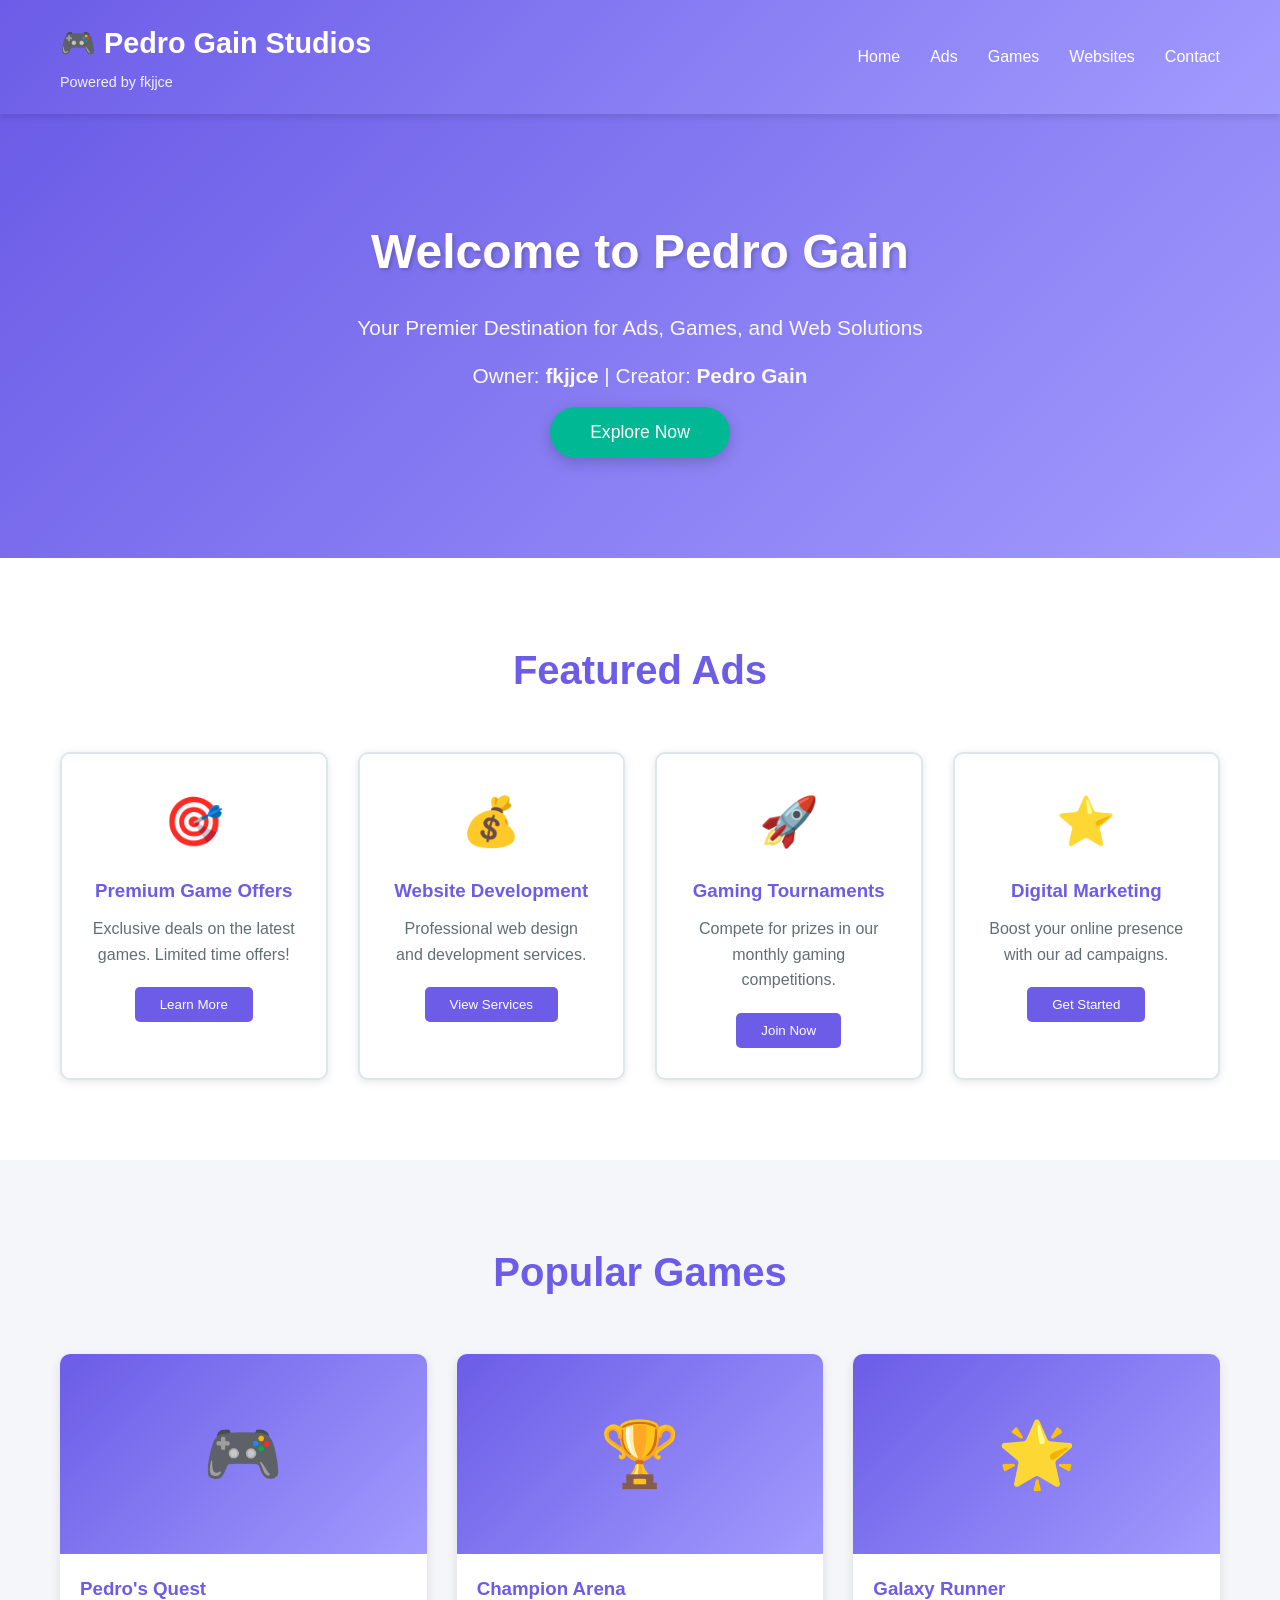
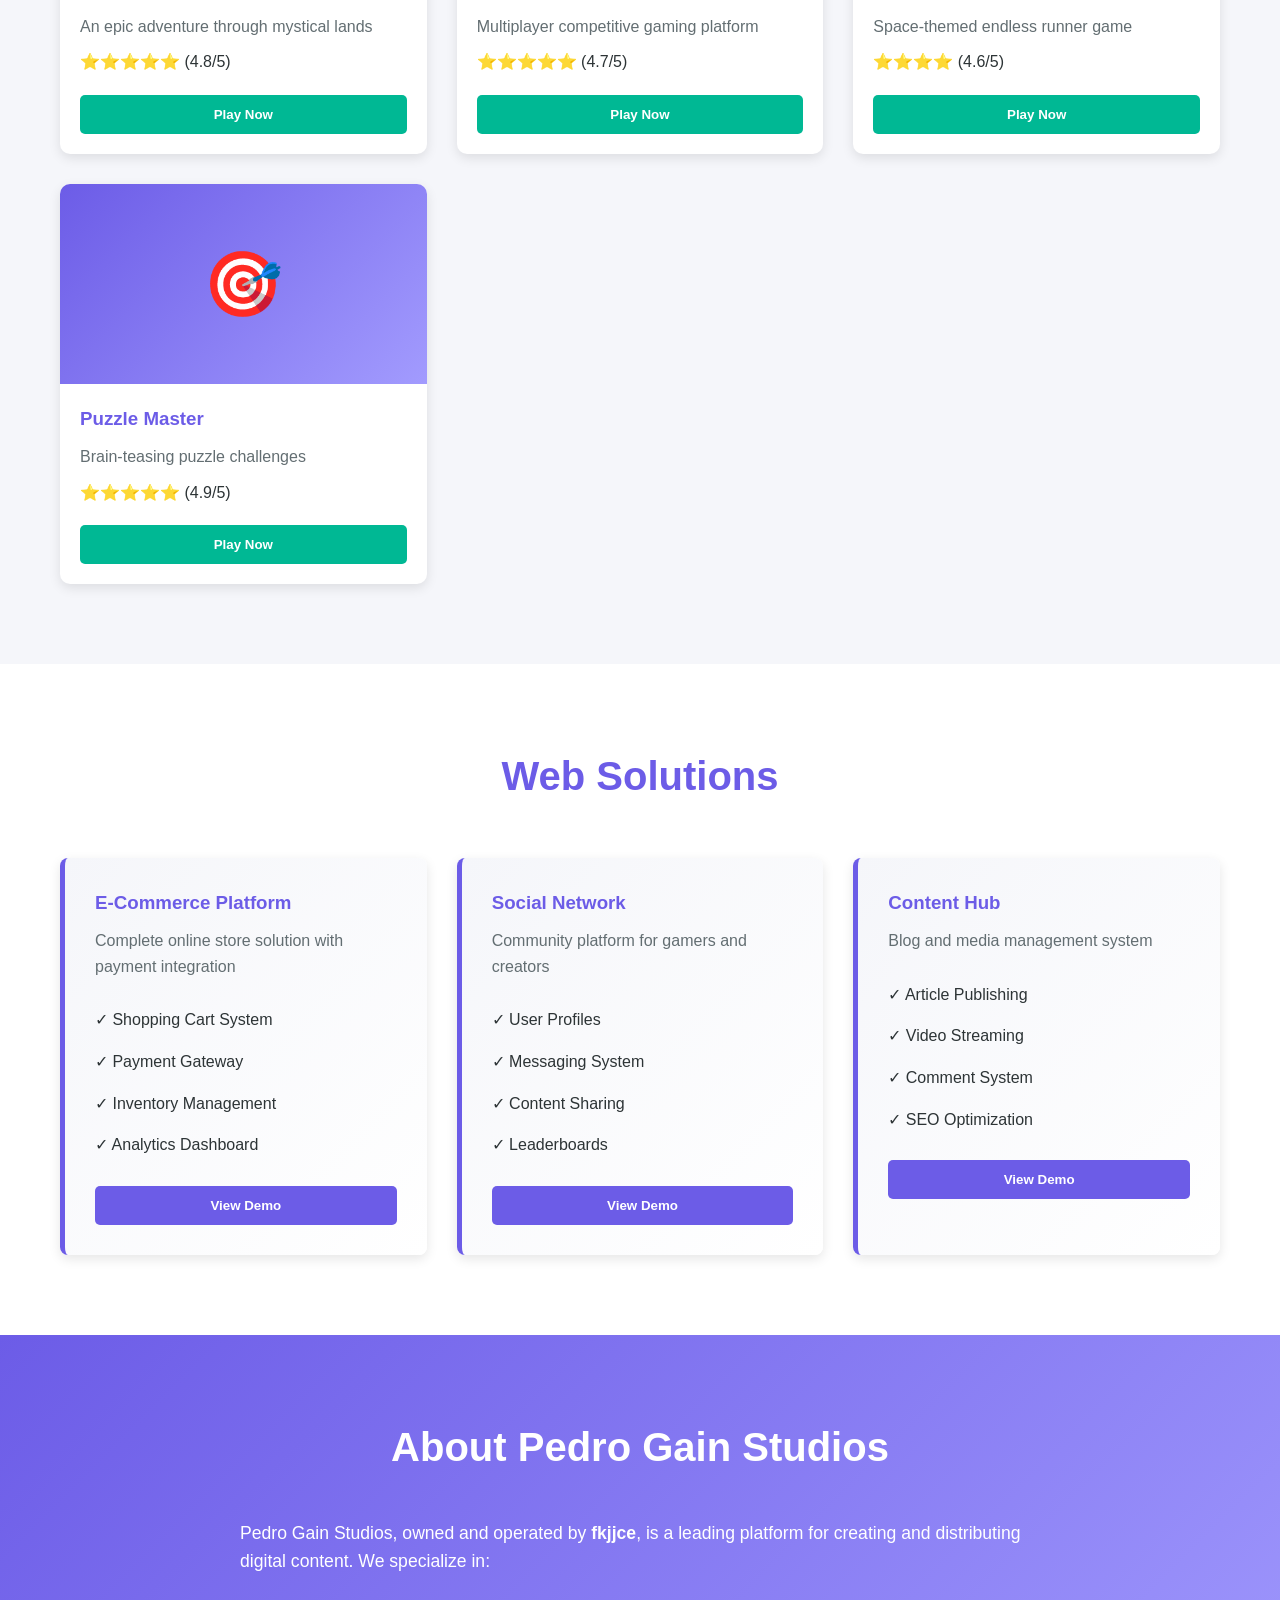
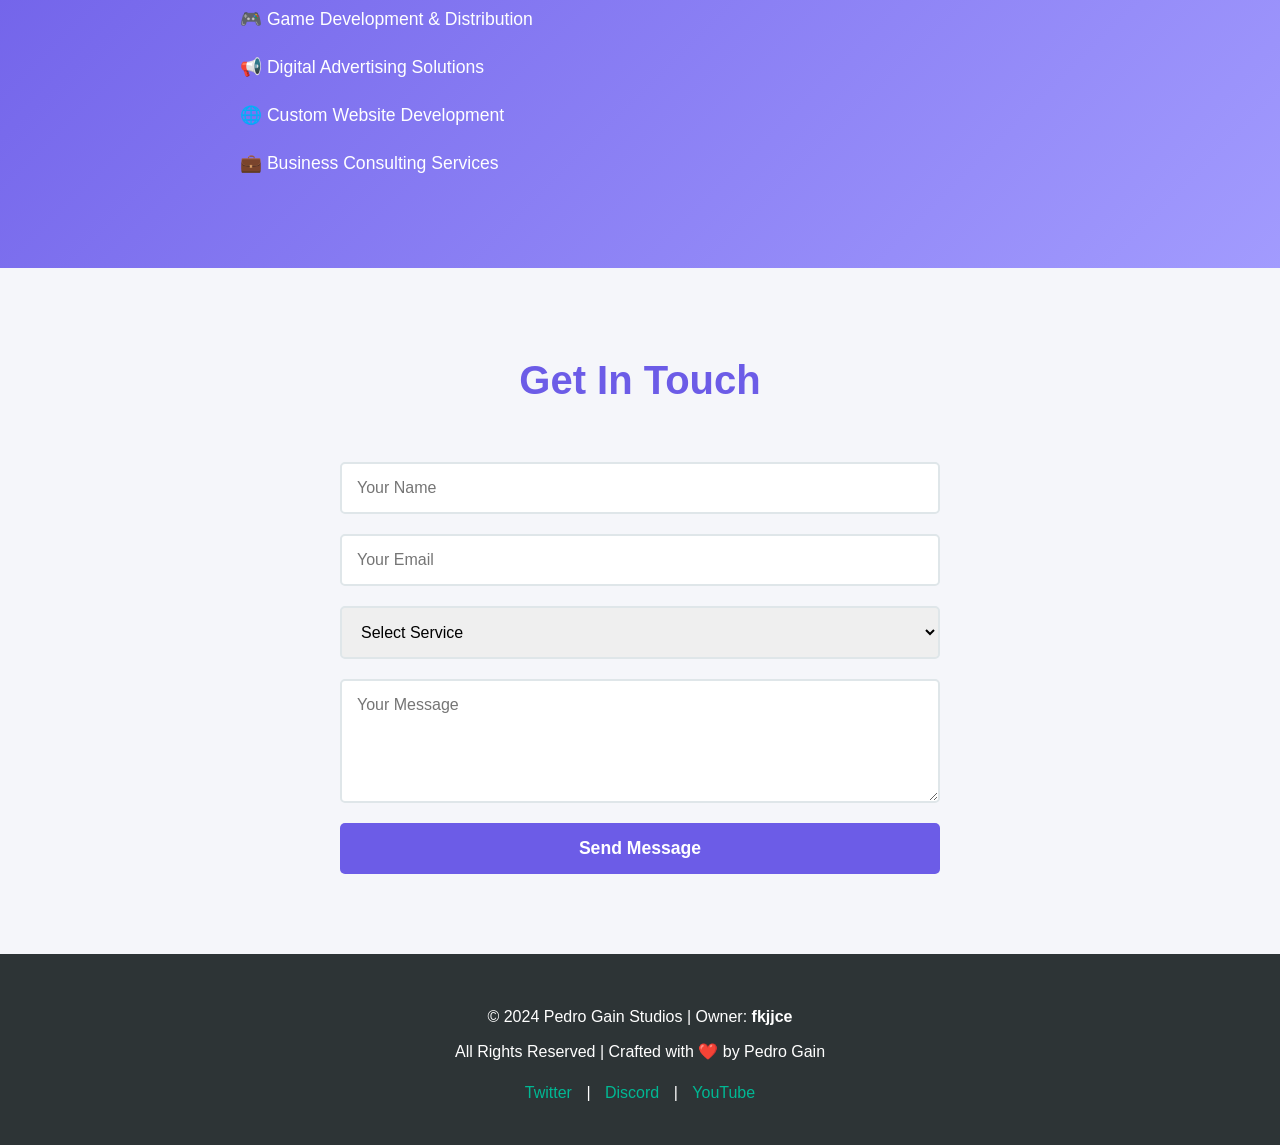
<file: index.html>
<!DOCTYPE html>
<html lang="en">
<head>
    <meta charset="UTF-8">
    <meta name="viewport" content="width=device-width, initial-scale=1.0">
    <title>Pedro Gain - Ads & Gaming Hub | fkjjce</title>
    <link rel="stylesheet" href="style.css">
</head>
<body>
    <!-- Navigation Bar -->
    <nav class="navbar">
        <div class="container">
            <div class="logo">
                <h1>🎮 Pedro Gain Studios</h1>
                <p class="owner">Powered by fkjjce</p>
            </div>
            <ul class="nav-links">
                <li><a href="#home">Home</a></li>
                <li><a href="#ads">Ads</a></li>
                <li><a href="#games">Games</a></li>
                <li><a href="#websites">Websites</a></li>
                <li><a href="#contact">Contact</a></li>
            </ul>
        </div>
    </nav>

    <!-- Hero Section -->
    <section id="home" class="hero">
        <div class="hero-content">
            <h1>Welcome to Pedro Gain</h1>
            <p>Your Premier Destination for Ads, Games, and Web Solutions</p>
            <p class="tagline">Owner: <strong>fkjjce</strong> | Creator: <strong>Pedro Gain</strong></p>
            <button class="cta-button">Explore Now</button>
        </div>
    </section>

    <!-- Ads Section -->
    <section id="ads" class="ads-section">
        <div class="container">
            <h2>Featured Ads</h2>
            <div class="ads-grid">
                <div class="ad-card">
                    <div class="ad-banner">🎯</div>
                    <h3>Premium Game Offers</h3>
                    <p>Exclusive deals on the latest games. Limited time offers!</p>
                    <button class="ad-button">Learn More</button>
                </div>
                <div class="ad-card">
                    <div class="ad-banner">💰</div>
                    <h3>Website Development</h3>
                    <p>Professional web design and development services.</p>
                    <button class="ad-button">View Services</button>
                </div>
                <div class="ad-card">
                    <div class="ad-banner">🚀</div>
                    <h3>Gaming Tournaments</h3>
                    <p>Compete for prizes in our monthly gaming competitions.</p>
                    <button class="ad-button">Join Now</button>
                </div>
                <div class="ad-card">
                    <div class="ad-banner">⭐</div>
                    <h3>Digital Marketing</h3>
                    <p>Boost your online presence with our ad campaigns.</p>
                    <button class="ad-button">Get Started</button>
                </div>
            </div>
        </div>
    </section>

    <!-- Games Section -->
    <section id="games" class="games-section">
        <div class="container">
            <h2>Popular Games</h2>
            <div class="games-grid">
                <div class="game-card">
                    <div class="game-image">🎮</div>
                    <h3>Pedro's Quest</h3>
                    <p>An epic adventure through mystical lands</p>
                    <div class="rating">⭐⭐⭐⭐⭐ (4.8/5)</div>
                    <button class="play-button">Play Now</button>
                </div>
                <div class="game-card">
                    <div class="game-image">🏆</div>
                    <h3>Champion Arena</h3>
                    <p>Multiplayer competitive gaming platform</p>
                    <div class="rating">⭐⭐⭐⭐⭐ (4.7/5)</div>
                    <button class="play-button">Play Now</button>
                </div>
                <div class="game-card">
                    <div class="game-image">🌟</div>
                    <h3>Galaxy Runner</h3>
                    <p>Space-themed endless runner game</p>
                    <div class="rating">⭐⭐⭐⭐ (4.6/5)</div>
                    <button class="play-button">Play Now</button>
                </div>
                <div class="game-card">
                    <div class="game-image">🎯</div>
                    <h3>Puzzle Master</h3>
                    <p>Brain-teasing puzzle challenges</p>
                    <div class="rating">⭐⭐⭐⭐⭐ (4.9/5)</div>
                    <button class="play-button">Play Now</button>
                </div>
            </div>
        </div>
    </section>

    <!-- Websites Section -->
    <section id="websites" class="websites-section">
        <div class="container">
            <h2>Web Solutions</h2>
            <div class="websites-grid">
                <div class="website-card">
                    <h3>E-Commerce Platform</h3>
                    <p>Complete online store solution with payment integration</p>
                    <ul>
                        <li>✓ Shopping Cart System</li>
                        <li>✓ Payment Gateway</li>
                        <li>✓ Inventory Management</li>
                        <li>✓ Analytics Dashboard</li>
                    </ul>
                    <button class="website-button">View Demo</button>
                </div>
                <div class="website-card">
                    <h3>Social Network</h3>
                    <p>Community platform for gamers and creators</p>
                    <ul>
                        <li>✓ User Profiles</li>
                        <li>✓ Messaging System</li>
                        <li>✓ Content Sharing</li>
                        <li>✓ Leaderboards</li>
                    </ul>
                    <button class="website-button">View Demo</button>
                </div>
                <div class="website-card">
                    <h3>Content Hub</h3>
                    <p>Blog and media management system</p>
                    <ul>
                        <li>✓ Article Publishing</li>
                        <li>✓ Video Streaming</li>
                        <li>✓ Comment System</li>
                        <li>✓ SEO Optimization</li>
                    </ul>
                    <button class="website-button">View Demo</button>
                </div>
            </div>
        </div>
    </section>

    <!-- About Section -->
    <section class="about-section">
        <div class="container">
            <h2>About Pedro Gain Studios</h2>
            <div class="about-content">
                <div class="about-text">
                    <p>Pedro Gain Studios, owned and operated by <strong>fkjjce</strong>, is a leading platform for creating and distributing digital content. We specialize in:</p>
                    <ul>
                        <li>🎮 Game Development & Distribution</li>
                        <li>📢 Digital Advertising Solutions</li>
                        <li>🌐 Custom Website Development</li>
                        <li>💼 Business Consulting Services</li>
                    </ul>
                </div>
            </div>
        </div>
    </section>

    <!-- Contact Section -->
    <section id="contact" class="contact-section">
        <div class="container">
            <h2>Get In Touch</h2>
            <form class="contact-form">
                <input type="text" placeholder="Your Name" required>
                <input type="email" placeholder="Your Email" required>
                <select required>
                    <option value="">Select Service</option>
                    <option value="ads">Advertising</option>
                    <option value="games">Games</option>
                    <option value="websites">Websites</option>
                    <option value="other">Other</option>
                </select>
                <textarea placeholder="Your Message" rows="5" required></textarea>
                <button type="submit" class="submit-button">Send Message</button>
            </form>
        </div>
    </section>

    <!-- Footer -->
    <footer class="footer">
        <div class="container">
            <p>&copy; 2024 Pedro Gain Studios | Owner: <strong>fkjjce</strong></p>
            <p>All Rights Reserved | Crafted with ❤️ by Pedro Gain</p>
            <div class="social-links">
                <a href="#">Twitter</a> | 
                <a href="#">Discord</a> | 
                <a href="#">YouTube</a>
            </div>
        </div>
    </footer>

    <script src="script.js"></script>
</body>
</html>
</file>
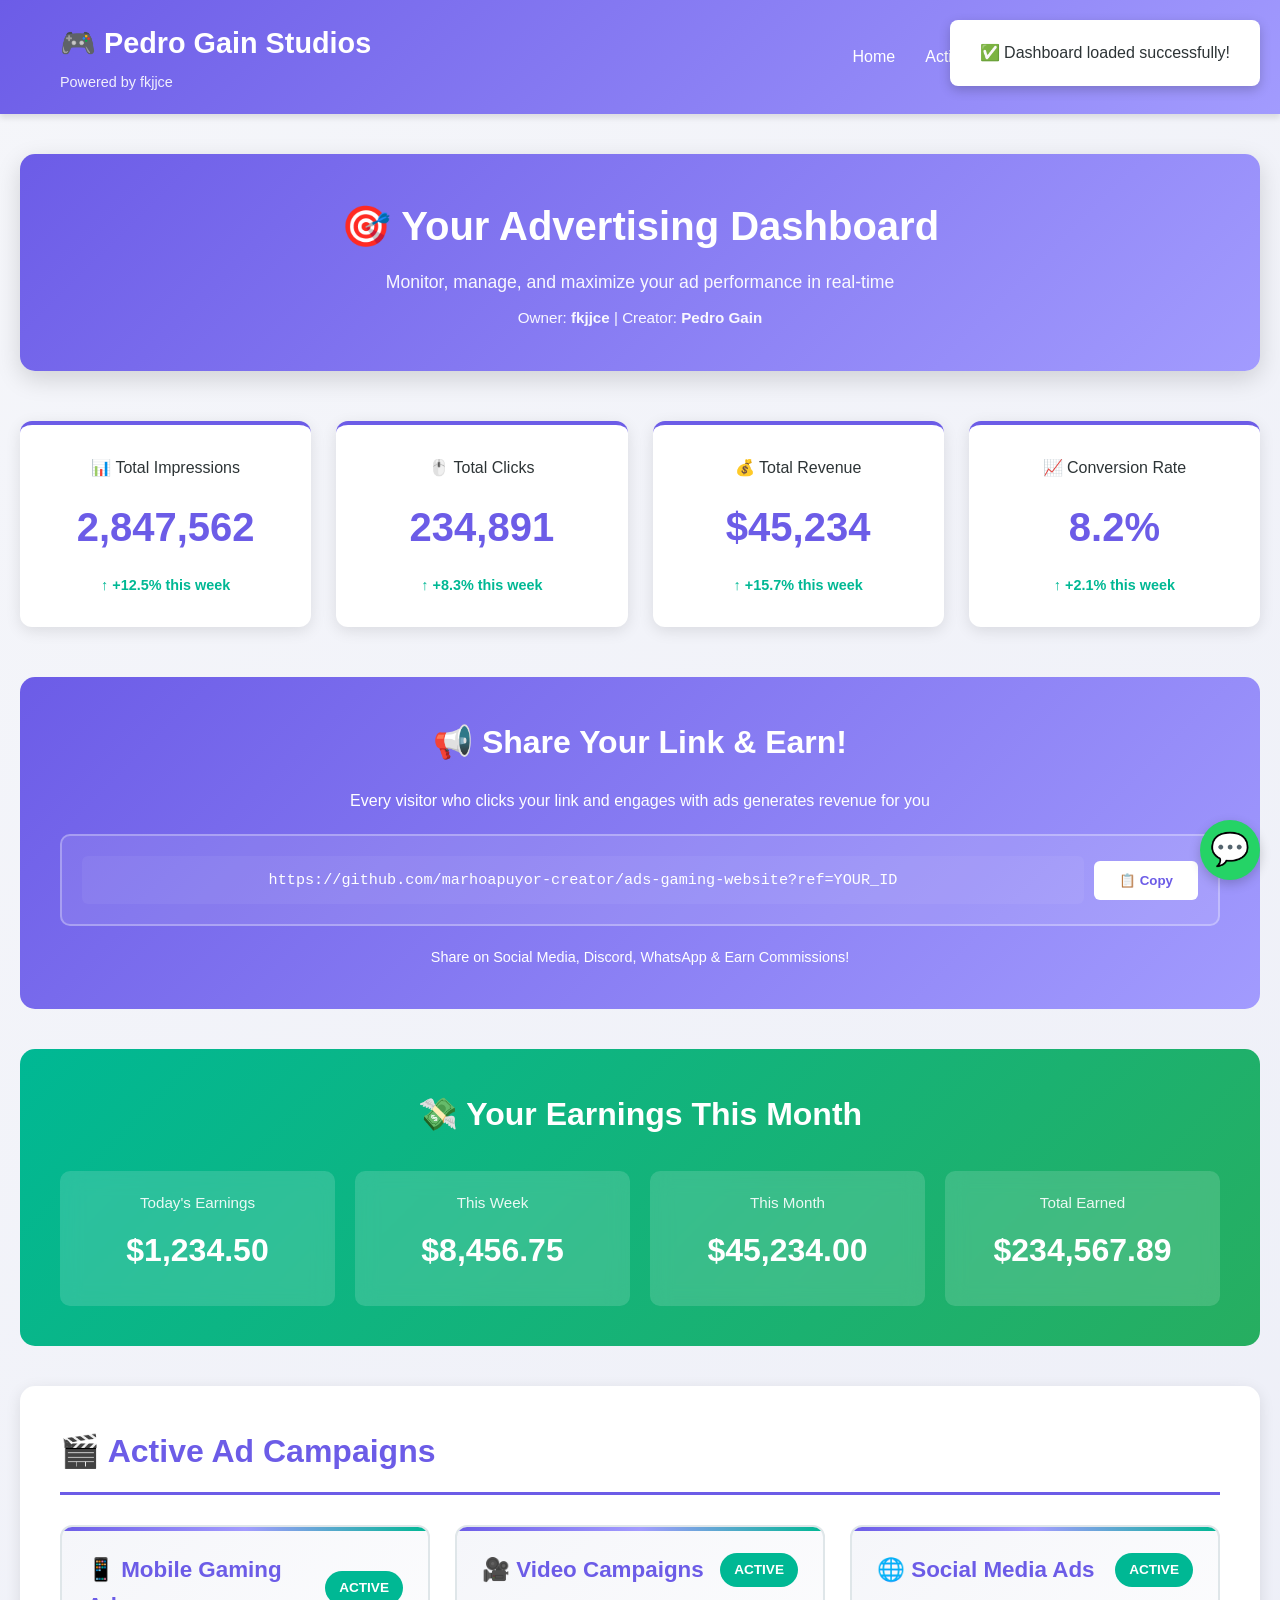
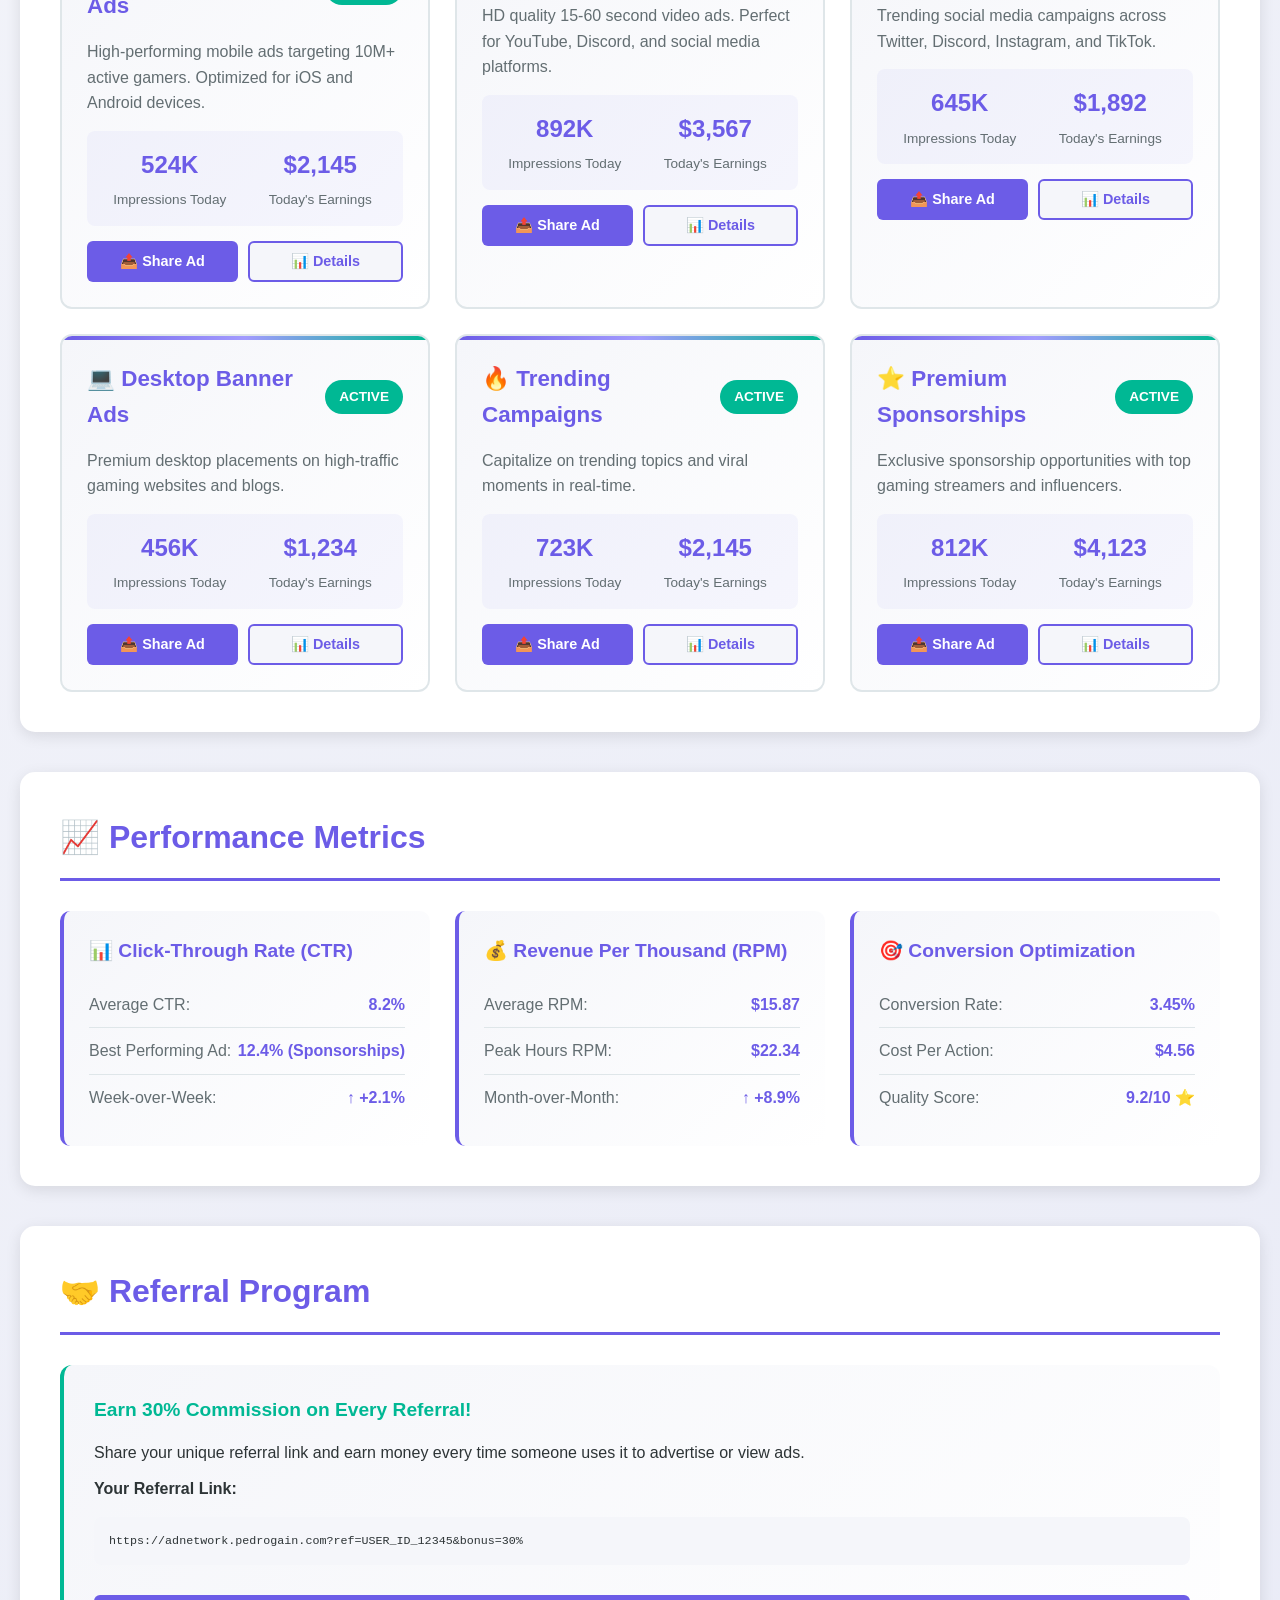
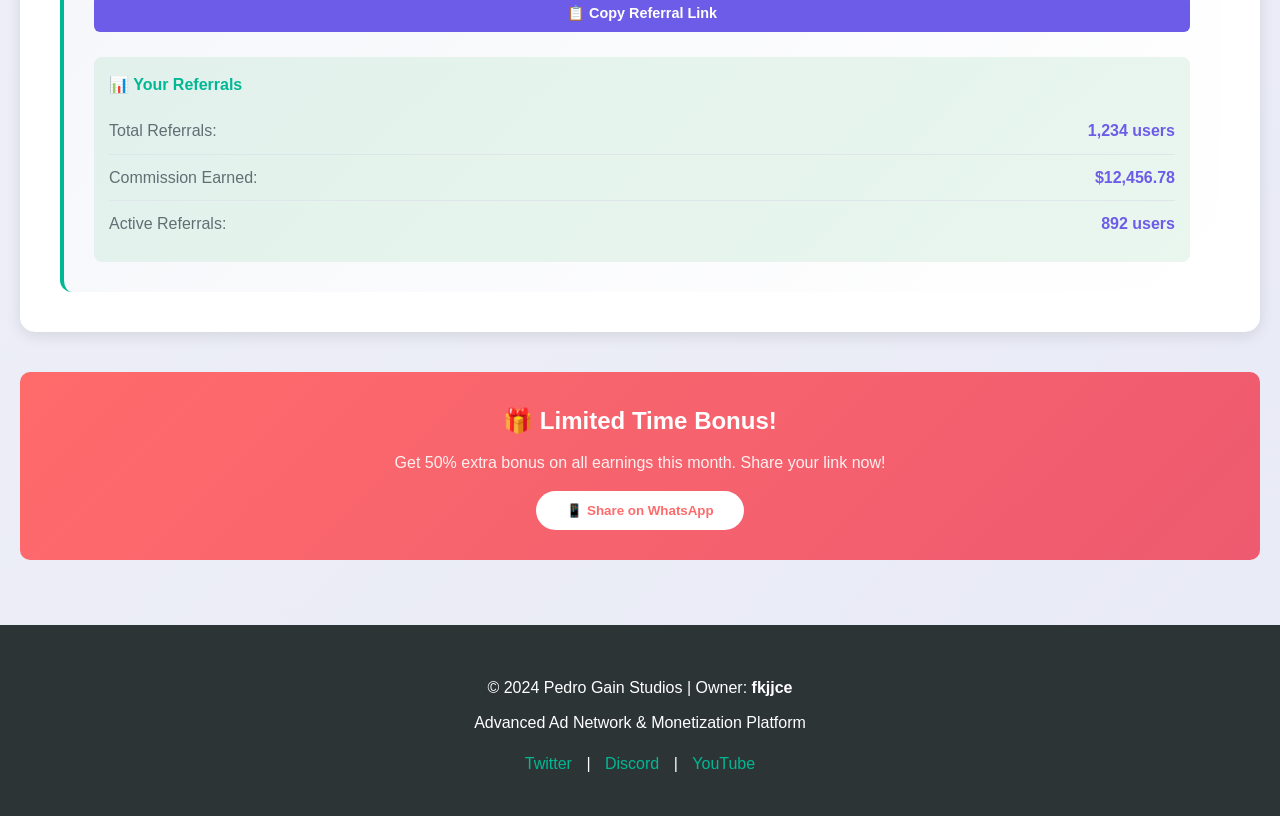
<file: ads/ad-dashboard.html>
<!DOCTYPE html>
<html lang="en">
<head>
    <meta charset="UTF-8">
    <meta name="viewport" content="width=device-width, initial-scale=1.0">
    <title>Interactive Ad Dashboard | Pedro Gain Studios</title>
    <link rel="stylesheet" href="../style.css">
    <style>
        * {
            margin: 0;
            padding: 0;
            box-sizing: border-box;
        }

        body {
            background: linear-gradient(135deg, #f5f6fa 0%, #e8eaf6 100%);
            font-family: 'Segoe UI', Tahoma, Geneva, Verdana, sans-serif;
        }

        .ad-dashboard {
            max-width: 1400px;
            margin: 0 auto;
            padding: 40px 20px;
        }

        .dashboard-header {
            text-align: center;
            margin-bottom: 50px;
            background: linear-gradient(135deg, var(--primary-color) 0%, var(--secondary-color) 100%);
            color: white;
            padding: 40px 20px;
            border-radius: 15px;
            box-shadow: 0 8px 25px rgba(0, 0, 0, 0.15);
        }

        .dashboard-header h1 {
            font-size: 2.5em;
            margin-bottom: 10px;
        }

        .dashboard-header p {
            font-size: 1.1em;
            opacity: 0.95;
        }

        .stats-grid {
            display: grid;
            grid-template-columns: repeat(auto-fit, minmax(250px, 1fr));
            gap: 25px;
            margin-bottom: 50px;
        }

        .stat-card {
            background: white;
            padding: 30px;
            border-radius: 12px;
            box-shadow: 0 4px 15px rgba(0, 0, 0, 0.1);
            text-align: center;
            transition: all 0.3s;
            border-top: 4px solid var(--primary-color);
        }

        .stat-card:hover {
            transform: translateY(-8px);
            box-shadow: 0 8px 25px rgba(0, 0, 0, 0.15);
        }

        .stat-value {
            font-size: 2.5em;
            font-weight: bold;
            color: var(--primary-color);
            margin: 15px 0;
        }

        .stat-label {
            color: var(--text-light);
            font-size: 0.95em;
        }

        .stat-trend {
            color: var(--accent-color);
            font-size: 0.9em;
            margin-top: 10px;
            font-weight: 600;
        }

        .active-ads-section {
            background: white;
            padding: 40px;
            border-radius: 15px;
            box-shadow: 0 4px 15px rgba(0, 0, 0, 0.1);
            margin-bottom: 40px;
        }

        .section-title {
            font-size: 2em;
            color: var(--primary-color);
            margin-bottom: 30px;
            border-bottom: 3px solid var(--primary-color);
            padding-bottom: 15px;
        }

        .ads-list {
            display: grid;
            grid-template-columns: repeat(auto-fit, minmax(320px, 1fr));
            gap: 25px;
        }

        .ad-card-active {
            background: linear-gradient(135deg, #f5f6fa 0%, white 100%);
            border: 2px solid var(--border-color);
            border-radius: 12px;
            padding: 25px;
            transition: all 0.3s;
            position: relative;
            overflow: hidden;
        }

        .ad-card-active:hover {
            border-color: var(--primary-color);
            box-shadow: 0 8px 20px rgba(108, 92, 231, 0.2);
            transform: translateY(-5px);
        }

        .ad-card-active::before {
            content: '';
            position: absolute;
            top: 0;
            left: 0;
            width: 100%;
            height: 4px;
            background: linear-gradient(90deg, var(--primary-color), var(--secondary-color), var(--accent-color));
        }

        .ad-header {
            display: flex;
            justify-content: space-between;
            align-items: center;
            margin-bottom: 15px;
        }

        .ad-title {
            font-size: 1.4em;
            color: var(--primary-color);
            font-weight: 600;
        }

        .ad-status {
            background: var(--accent-color);
            color: white;
            padding: 6px 14px;
            border-radius: 20px;
            font-size: 0.85em;
            font-weight: 600;
        }

        .ad-description {
            color: var(--text-light);
            margin-bottom: 15px;
            line-height: 1.6;
        }

        .ad-stats {
            display: grid;
            grid-template-columns: 1fr 1fr;
            gap: 15px;
            margin-bottom: 15px;
            padding: 15px;
            background: rgba(108, 92, 231, 0.05);
            border-radius: 8px;
        }

        .ad-stat {
            text-align: center;
        }

        .ad-stat-value {
            font-size: 1.5em;
            font-weight: bold;
            color: var(--primary-color);
        }

        .ad-stat-label {
            font-size: 0.85em;
            color: var(--text-light);
            margin-top: 5px;
        }

        .ad-actions {
            display: flex;
            gap: 10px;
            margin-top: 15px;
        }

        .ad-btn {
            flex: 1;
            padding: 10px 15px;
            border: none;
            border-radius: 6px;
            cursor: pointer;
            font-weight: 600;
            font-size: 0.9em;
            transition: all 0.3s;
        }

        .ad-btn-primary {
            background: var(--primary-color);
            color: white;
        }

        .ad-btn-primary:hover {
            background: var(--secondary-color);
            transform: translateY(-2px);
        }

        .ad-btn-secondary {
            background: var(--light-bg);
            color: var(--primary-color);
            border: 2px solid var(--primary-color);
        }

        .ad-btn-secondary:hover {
            background: var(--primary-color);
            color: white;
        }

        .copy-link-section {
            background: linear-gradient(135deg, var(--primary-color) 0%, var(--secondary-color) 100%);
            color: white;
            padding: 40px;
            border-radius: 15px;
            margin-bottom: 40px;
            text-align: center;
        }

        .copy-link-section h2 {
            font-size: 2em;
            margin-bottom: 20px;
        }

        .link-box {
            background: rgba(255, 255, 255, 0.1);
            border: 2px solid rgba(255, 255, 255, 0.3);
            padding: 20px;
            border-radius: 10px;
            margin: 20px 0;
            display: flex;
            gap: 10px;
            align-items: center;
        }

        .link-text {
            flex: 1;
            background: rgba(255, 255, 255, 0.05);
            padding: 12px 15px;
            border-radius: 6px;
            word-break: break-all;
            font-family: 'Courier New', monospace;
            font-size: 0.95em;
        }

        .copy-btn {
            background: white;
            color: var(--primary-color);
            border: none;
            padding: 12px 25px;
            border-radius: 6px;
            cursor: pointer;
            font-weight: 600;
            transition: all 0.3s;
            white-space: nowrap;
        }

        .copy-btn:hover {
            transform: scale(1.05);
            box-shadow: 0 4px 15px rgba(0, 0, 0, 0.2);
        }

        .performance-section {
            background: white;
            padding: 40px;
            border-radius: 15px;
            box-shadow: 0 4px 15px rgba(0, 0, 0, 0.1);
            margin-bottom: 40px;
        }

        .performance-grid {
            display: grid;
            grid-template-columns: repeat(auto-fit, minmax(280px, 1fr));
            gap: 25px;
            margin-top: 30px;
        }

        .performance-card {
            background: linear-gradient(135deg, #f5f6fa 0%, white 100%);
            padding: 25px;
            border-radius: 10px;
            border-left: 4px solid var(--primary-color);
        }

        .performance-card h4 {
            color: var(--primary-color);
            margin-bottom: 15px;
            font-size: 1.2em;
        }

        .performance-metric {
            display: flex;
            justify-content: space-between;
            padding: 10px 0;
            border-bottom: 1px solid var(--border-color);
        }

        .performance-metric:last-child {
            border-bottom: none;
        }

        .metric-label {
            color: var(--text-light);
            font-weight: 500;
        }

        .metric-value {
            color: var(--primary-color);
            font-weight: 600;
        }

        .banner-ad {
            background: linear-gradient(135deg, #ff6b6b 0%, #ee5a6f 100%);
            color: white;
            padding: 30px;
            border-radius: 10px;
            margin-bottom: 25px;
            text-align: center;
        }

        .banner-ad h4 {
            font-size: 1.5em;
            margin-bottom: 10px;
        }

        .banner-ad p {
            font-size: 1em;
            opacity: 0.9;
            margin-bottom: 15px;
        }

        .banner-ad button {
            background: white;
            color: #ff6b6b;
            border: none;
            padding: 12px 30px;
            border-radius: 25px;
            cursor: pointer;
            font-weight: 600;
            transition: all 0.3s;
        }

        .banner-ad button:hover {
            transform: scale(1.05);
        }

        .earnings-tracker {
            background: linear-gradient(135deg, var(--accent-color) 0%, #27ae60 100%);
            color: white;
            padding: 40px;
            border-radius: 15px;
            margin-bottom: 40px;
            text-align: center;
        }

        .earnings-tracker h2 {
            font-size: 2em;
            margin-bottom: 20px;
        }

        .earnings-grid {
            display: grid;
            grid-template-columns: repeat(auto-fit, minmax(200px, 1fr));
            gap: 20px;
            margin-top: 30px;
        }

        .earnings-card {
            background: rgba(255, 255, 255, 0.15);
            padding: 20px;
            border-radius: 10px;
            backdrop-filter: blur(10px);
        }

        .earnings-amount {
            font-size: 2em;
            font-weight: bold;
            margin: 10px 0;
        }

        .earnings-label {
            font-size: 0.95em;
            opacity: 0.9;
        }

        .referral-program {
            background: white;
            padding: 40px;
            border-radius: 15px;
            box-shadow: 0 4px 15px rgba(0, 0, 0, 0.1);
            margin-bottom: 40px;
        }

        .referral-box {
            background: linear-gradient(135deg, #f5f6fa 0%, white 100%);
            padding: 30px;
            border-radius: 12px;
            border-left: 4px solid var(--accent-color);
            margin-top: 20px;
        }

        .referral-box h4 {
            color: var(--accent-color);
            margin-bottom: 15px;
            font-size: 1.2em;
        }

        .referral-link {
            background: var(--light-bg);
            padding: 15px;
            border-radius: 8px;
            margin: 15px 0;
            word-break: break-all;
            font-family: monospace;
            font-size: 0.9em;
        }

        .whatsapp-float {
            position: fixed;
            bottom: 20px;
            right: 20px;
            background: #25D366;
            color: white;
            width: 60px;
            height: 60px;
            border-radius: 50%;
            display: flex;
            align-items: center;
            justify-content: center;
            font-size: 2em;
            cursor: pointer;
            box-shadow: 0 4px 12px rgba(0, 0, 0, 0.2);
            transition: all 0.3s;
            z-index: 999;
        }

        .whatsapp-float:hover {
            transform: scale(1.1);
            box-shadow: 0 6px 20px rgba(0, 0, 0, 0.3);
        }

        .notification {
            position: fixed;
            top: 20px;
            right: 20px;
            background: white;
            padding: 20px 30px;
            border-radius: 8px;
            box-shadow: 0 4px 12px rgba(0, 0, 0, 0.2);
            z-index: 1000;
            animation: slideIn 0.3s ease-out;
        }

        @keyframes slideIn {
            from {
                transform: translateX(400px);
                opacity: 0;
            }
            to {
                transform: translateX(0);
                opacity: 1;
            }
        }
    </style>
</head>
<body>
    <nav class="navbar">
        <div class="container">
            <div class="logo">
                <h1>🎮 Pedro Gain Studios</h1>
                <p class="owner">Powered by fkjjce</p>
            </div>
            <ul class="nav-links">
                <li><a href="../index.html">Home</a></li>
                <li><a href="#ads">Active Ads</a></li>
                <li><a href="#earnings">Earnings</a></li>
                <li><a href="#referral">Refer Friends</a></li>
            </ul>
        </div>
    </nav>

    <div class="ad-dashboard">
        <!-- Dashboard Header -->
        <div class="dashboard-header">
            <h1>🎯 Your Advertising Dashboard</h1>
            <p>Monitor, manage, and maximize your ad performance in real-time</p>
            <p style="font-size: 0.95em; margin-top: 10px;">Owner: <strong>fkjjce</strong> | Creator: <strong>Pedro Gain</strong></p>
        </div>

        <!-- Real-time Stats -->
        <div class="stats-grid">
            <div class="stat-card">
                <div>📊 Total Impressions</div>
                <div class="stat-value" id="impressions">2,847,562</div>
                <div class="stat-trend">↑ +12.5% this week</div>
            </div>
            <div class="stat-card">
                <div>🖱️ Total Clicks</div>
                <div class="stat-value" id="clicks">234,891</div>
                <div class="stat-trend">↑ +8.3% this week</div>
            </div>
            <div class="stat-card">
                <div>💰 Total Revenue</div>
                <div class="stat-value" id="revenue">$45,234</div>
                <div class="stat-trend">↑ +15.7% this week</div>
            </div>
            <div class="stat-card">
                <div>📈 Conversion Rate</div>
                <div class="stat-value" id="ctr">8.2%</div>
                <div class="stat-trend">↑ +2.1% this week</div>
            </div>
        </div>

        <!-- Copy Your Referral Link -->
        <div class="copy-link-section">
            <h2>📢 Share Your Link & Earn!</h2>
            <p>Every visitor who clicks your link and engages with ads generates revenue for you</p>
            <div class="link-box">
                <div class="link-text" id="refLink">https://github.com/marhoapuyor-creator/ads-gaming-website?ref=YOUR_ID</div>
                <button class="copy-btn" onclick="copyLink()">📋 Copy</button>
            </div>
            <p style="margin-top: 15px; font-size: 0.9em;">Share on Social Media, Discord, WhatsApp & Earn Commissions!</p>
        </div>

        <!-- Earnings Tracker -->
        <div class="earnings-tracker">
            <h2>💸 Your Earnings This Month</h2>
            <div class="earnings-grid">
                <div class="earnings-card">
                    <div class="earnings-label">Today's Earnings</div>
                    <div class="earnings-amount">$1,234.50</div>
                </div>
                <div class="earnings-card">
                    <div class="earnings-label">This Week</div>
                    <div class="earnings-amount">$8,456.75</div>
                </div>
                <div class="earnings-card">
                    <div class="earnings-label">This Month</div>
                    <div class="earnings-amount">$45,234.00</div>
                </div>
                <div class="earnings-card">
                    <div class="earnings-label">Total Earned</div>
                    <div class="earnings-amount">$234,567.89</div>
                </div>
            </div>
        </div>

        <!-- Active Ads Section -->
        <div id="ads" class="active-ads-section">
            <h2 class="section-title">🎬 Active Ad Campaigns</h2>
            <div class="ads-list">
                <!-- Ad 1: Mobile Gaming -->
                <div class="ad-card-active">
                    <div class="ad-header">
                        <div class="ad-title">📱 Mobile Gaming Ads</div>
                        <div class="ad-status">ACTIVE</div>
                    </div>
                    <p class="ad-description">High-performing mobile ads targeting 10M+ active gamers. Optimized for iOS and Android devices.</p>
                    <div class="ad-stats">
                        <div class="ad-stat">
                            <div class="ad-stat-value">524K</div>
                            <div class="ad-stat-label">Impressions Today</div>
                        </div>
                        <div class="ad-stat">
                            <div class="ad-stat-value">$2,145</div>
                            <div class="ad-stat-label">Today's Earnings</div>
                        </div>
                    </div>
                    <div class="ad-actions">
                        <button class="ad-btn ad-btn-primary" onclick="shareAd('Mobile Gaming')">📤 Share Ad</button>
                        <button class="ad-btn ad-btn-secondary" onclick="viewDetails('Mobile Gaming')">📊 Details</button>
                    </div>
                </div>

                <!-- Ad 2: Video Campaigns -->
                <div class="ad-card-active">
                    <div class="ad-header">
                        <div class="ad-title">🎥 Video Campaigns</div>
                        <div class="ad-status">ACTIVE</div>
                    </div>
                    <p class="ad-description">HD quality 15-60 second video ads. Perfect for YouTube, Discord, and social media platforms.</p>
                    <div class="ad-stats">
                        <div class="ad-stat">
                            <div class="ad-stat-value">892K</div>
                            <div class="ad-stat-label">Impressions Today</div>
                        </div>
                        <div class="ad-stat">
                            <div class="ad-stat-value">$3,567</div>
                            <div class="ad-stat-label">Today's Earnings</div>
                        </div>
                    </div>
                    <div class="ad-actions">
                        <button class="ad-btn ad-btn-primary" onclick="shareAd('Video Campaigns')">📤 Share Ad</button>
                        <button class="ad-btn ad-btn-secondary" onclick="viewDetails('Video Campaigns')">📊 Details</button>
                    </div>
                </div>

                <!-- Ad 3: Social Media -->
                <div class="ad-card-active">
                    <div class="ad-header">
                        <div class="ad-title">🌐 Social Media Ads</div>
                        <div class="ad-status">ACTIVE</div>
                    </div>
                    <p class="ad-description">Trending social media campaigns across Twitter, Discord, Instagram, and TikTok.</p>
                    <div class="ad-stats">
                        <div class="ad-stat">
                            <div class="ad-stat-value">645K</div>
                            <div class="ad-stat-label">Impressions Today</div>
                        </div>
                        <div class="ad-stat">
                            <div class="ad-stat-value">$1,892</div>
                            <div class="ad-stat-label">Today's Earnings</div>
                        </div>
                    </div>
                    <div class="ad-actions">
                        <button class="ad-btn ad-btn-primary" onclick="shareAd('Social Media')">📤 Share Ad</button>
                        <button class="ad-btn ad-btn-secondary" onclick="viewDetails('Social Media')">📊 Details</button>
                    </div>
                </div>

                <!-- Ad 4: Desktop Banner -->
                <div class="ad-card-active">
                    <div class="ad-header">
                        <div class="ad-title">💻 Desktop Banner Ads</div>
                        <div class="ad-status">ACTIVE</div>
                    </div>
                    <p class="ad-description">Premium desktop placements on high-traffic gaming websites and blogs.</p>
                    <div class="ad-stats">
                        <div class="ad-stat">
                            <div class="ad-stat-value">456K</div>
                            <div class="ad-stat-label">Impressions Today</div>
                        </div>
                        <div class="ad-stat">
                            <div class="ad-stat-value">$1,234</div>
                            <div class="ad-stat-label">Today's Earnings</div>
                        </div>
                    </div>
                    <div class="ad-actions">
                        <button class="ad-btn ad-btn-primary" onclick="shareAd('Desktop Banner')">📤 Share Ad</button>
                        <button class="ad-btn ad-btn-secondary" onclick="viewDetails('Desktop Banner')">📊 Details</button>
                    </div>
                </div>

                <!-- Ad 5: Trending Ads -->
                <div class="ad-card-active">
                    <div class="ad-header">
                        <div class="ad-title">🔥 Trending Campaigns</div>
                        <div class="ad-status">ACTIVE</div>
                    </div>
                    <p class="ad-description">Capitalize on trending topics and viral moments in real-time.</p>
                    <div class="ad-stats">
                        <div class="ad-stat">
                            <div class="ad-stat-value">723K</div>
                            <div class="ad-stat-label">Impressions Today</div>
                        </div>
                        <div class="ad-stat">
                            <div class="ad-stat-value">$2,145</div>
                            <div class="ad-stat-label">Today's Earnings</div>
                        </div>
                    </div>
                    <div class="ad-actions">
                        <button class="ad-btn ad-btn-primary" onclick="shareAd('Trending')">📤 Share Ad</button>
                        <button class="ad-btn ad-btn-secondary" onclick="viewDetails('Trending')">📊 Details</button>
                    </div>
                </div>

                <!-- Ad 6: Sponsorships -->
                <div class="ad-card-active">
                    <div class="ad-header">
                        <div class="ad-title">⭐ Premium Sponsorships</div>
                        <div class="ad-status">ACTIVE</div>
                    </div>
                    <p class="ad-description">Exclusive sponsorship opportunities with top gaming streamers and influencers.</p>
                    <div class="ad-stats">
                        <div class="ad-stat">
                            <div class="ad-stat-value">812K</div>
                            <div class="ad-stat-label">Impressions Today</div>
                        </div>
                        <div class="ad-stat">
                            <div class="ad-stat-value">$4,123</div>
                            <div class="ad-stat-label">Today's Earnings</div>
                        </div>
                    </div>
                    <div class="ad-actions">
                        <button class="ad-btn ad-btn-primary" onclick="shareAd('Sponsorships')">📤 Share Ad</button>
                        <button class="ad-btn ad-btn-secondary" onclick="viewDetails('Sponsorships')">📊 Details</button>
                    </div>
                </div>
            </div>
        </div>

        <!-- Performance Metrics -->
        <div class="performance-section">
            <h2 class="section-title">📈 Performance Metrics</h2>
            <div class="performance-grid">
                <div class="performance-card">
                    <h4>📊 Click-Through Rate (CTR)</h4>
                    <div class="performance-metric">
                        <span class="metric-label">Average CTR:</span>
                        <span class="metric-value">8.2%</span>
                    </div>
                    <div class="performance-metric">
                        <span class="metric-label">Best Performing Ad:</span>
                        <span class="metric-value">12.4% (Sponsorships)</span>
                    </div>
                    <div class="performance-metric">
                        <span class="metric-label">Week-over-Week:</span>
                        <span class="metric-value">↑ +2.1%</span>
                    </div>
                </div>

                <div class="performance-card">
                    <h4>💰 Revenue Per Thousand (RPM)</h4>
                    <div class="performance-metric">
                        <span class="metric-label">Average RPM:</span>
                        <span class="metric-value">$15.87</span>
                    </div>
                    <div class="performance-metric">
                        <span class="metric-label">Peak Hours RPM:</span>
                        <span class="metric-value">$22.34</span>
                    </div>
                    <div class="performance-metric">
                        <span class="metric-label">Month-over-Month:</span>
                        <span class="metric-value">↑ +8.9%</span>
                    </div>
                </div>

                <div class="performance-card">
                    <h4>🎯 Conversion Optimization</h4>
                    <div class="performance-metric">
                        <span class="metric-label">Conversion Rate:</span>
                        <span class="metric-value">3.45%</span>
                    </div>
                    <div class="performance-metric">
                        <span class="metric-label">Cost Per Action:</span>
                        <span class="metric-value">$4.56</span>
                    </div>
                    <div class="performance-metric">
                        <span class="metric-label">Quality Score:</span>
                        <span class="metric-value">9.2/10 ⭐</span>
                    </div>
                </div>
            </div>
        </div>

        <!-- Referral Program -->
        <div class="referral-program">
            <h2 class="section-title">🤝 Referral Program</h2>
            <div class="referral-box">
                <h4>Earn 30% Commission on Every Referral!</h4>
                <p>Share your unique referral link and earn money every time someone uses it to advertise or view ads.</p>
                <p style="margin-top: 10px; font-weight: 600;">Your Referral Link:</p>
                <div class="referral-link" id="referralLink">https://adnetwork.pedrogain.com?ref=USER_ID_12345&bonus=30%</div>
                <button class="ad-btn ad-btn-primary" onclick="copyReferralLink()" style="width: 100%; margin-top: 15px;">📋 Copy Referral Link</button>
                
                <div style="margin-top: 25px; background: rgba(39, 174, 96, 0.1); padding: 15px; border-radius: 8px;">
                    <p style="font-weight: 600; color: var(--accent-color); margin-bottom: 10px;">📊 Your Referrals</p>
                    <div class="performance-metric">
                        <span class="metric-label">Total Referrals:</span>
                        <span class="metric-value">1,234 users</span>
                    </div>
                    <div class="performance-metric">
                        <span class="metric-label">Commission Earned:</span>
                        <span class="metric-value">$12,456.78</span>
                    </div>
                    <div class="performance-metric">
                        <span class="metric-label">Active Referrals:</span>
                        <span class="metric-value">892 users</span>
                    </div>
                </div>
            </div>
        </div>

        <!-- Promotional Banner -->
        <div class="banner-ad">
            <h4>🎁 Limited Time Bonus!</h4>
            <p>Get 50% extra bonus on all earnings this month. Share your link now!</p>
            <button onclick="shareToWhatsApp()">📱 Share on WhatsApp</button>
        </div>
    </div>

    <!-- WhatsApp Float Button -->
    <div class="whatsapp-float" onclick="openWhatsApp()" title="Chat with us on WhatsApp">
        💬
    </div>

    <!-- Footer -->
    <footer class="footer">
        <div class="container">
            <p>&copy; 2024 Pedro Gain Studios | Owner: <strong>fkjjce</strong></p>
            <p>Advanced Ad Network & Monetization Platform</p>
            <div class="social-links">
                <a href="#">Twitter</a> | 
                <a href="#">Discord</a> | 
                <a href="#">YouTube</a>
            </div>
        </div>
    </footer>

    <script>
        // Copy Referral Link
        function copyLink() {
            const link = document.getElementById('refLink').textContent;
            navigator.clipboard.writeText(link);
            showNotification('✅ Link copied to clipboard!');
        }

        function copyReferralLink() {
            const link = document.getElementById('referralLink').textContent;
            navigator.clipboard.writeText(link);
            showNotification('✅ Referral link copied!');
        }

        // Share Ad
        function shareAd(adName) {
            const text = `Check out this amazing ad from Pedro Gain Studios: ${adName}. Join me and start earning! ${window.location.href}`;
            shareToSocial(text);
            showNotification(`📤 ${adName} ad shared!`);
        }

        // Share to WhatsApp
        function shareToWhatsApp() {
            const text = `🎯 Hey! I'm making great money with Pedro Gain Studios ads! 💰 Click here and start earning today: ${window.location.href}`;
            const whatsappLink = `https://wa.me/?text=${encodeURIComponent(text)}`;
            window.open(whatsappLink, '_blank');
        }

        // Open WhatsApp
        function openWhatsApp() {
            window.open('https://wa.me/1234567890?text=Hi%20Pedro%20Gain%20Studios!', '_blank');
        }

        // View Details
        function viewDetails(adName) {
            showNotification(`📊 Detailed analytics for ${adName} opening...`);
        }

        // Show Notification
        function showNotification(message) {
            const notification = document.createElement('div');
            notification.className = 'notification';
            notification.textContent = message;
            document.body.appendChild(notification);

            setTimeout(() => {
                notification.style.animation = 'slideOut 0.3s ease-out';
                setTimeout(() => {
                    notification.remove();
                }, 300);
            }, 3000);
        }

        // Share to Social Media
        function shareToSocial(text) {
            if (navigator.share) {
                navigator.share({
                    title: 'Pedro Gain Studios',
                    text: text,
                    url: window.location.href
                });
            } else {
                const twitterLink = `https://twitter.com/intent/tweet?text=${encodeURIComponent(text)}`;
                window.open(twitterLink, '_blank');
            }
        }

        // Animate counters on page load
        window.addEventListener('load', () => {
            animateCounter('impressions', 2847562);
            animateCounter('clicks', 234891);
            animateCounter('revenue', 45234, true);
            showNotification('✅ Dashboard loaded successfully!');
        });

        function animateCounter(id, target, isMoney = false) {
            const element = document.getElementById(id);
            let current = 0;
            const increment = target / 30;
            const timer = setInterval(() => {
                current += increment;
                if (current >= target) {
                    if (isMoney) {
                        element.textContent = '$' + target.toLocaleString();
                    } else {
                        element.textContent = Math.floor(target).toLocaleString();
                    }
                    clearInterval(timer);
                } else {
                    if (isMoney) {
                        element.textContent = '$' + Math.floor(current).toLocaleString();
                    } else {
                        element.textContent = Math.floor(current).toLocaleString();
                    }
                }
            }, 50);
        }

        // Live update simulation
        setInterval(() => {
            const randomEarnings = Math.floor(Math.random() * 500) + 100;
            const impressions = document.getElementById('impressions');
            const currentVal = parseInt(impressions.textContent.replace(/,/g, ''));
            impressions.textContent = (currentVal + Math.floor(Math.random() * 1000)).toLocaleString();
        }, 5000);
    </script>

    <style>
        @keyframes slideOut {
            from {
                transform: translateX(0);
                opacity: 1;
            }
            to {
                transform: translateX(400px);
                opacity: 0;
            }
        }
    </style>
</body>
</html>
</file>
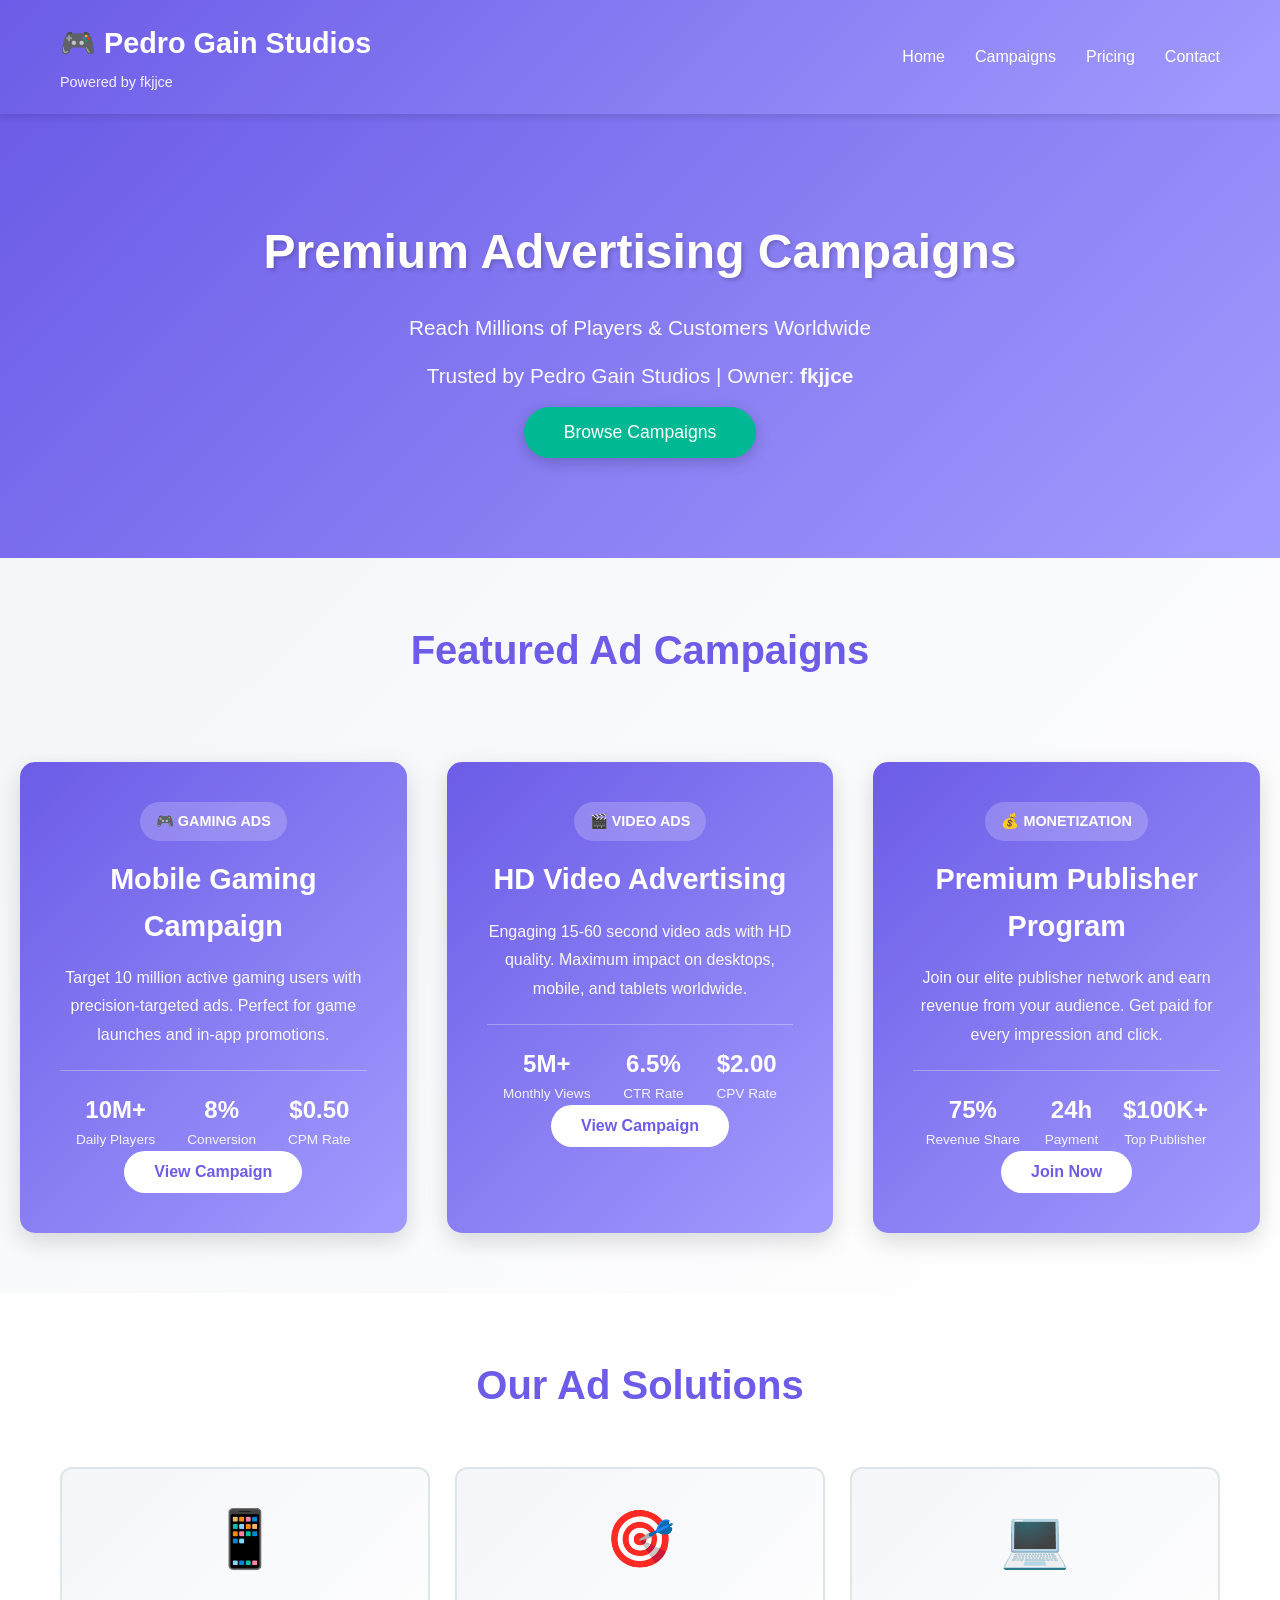
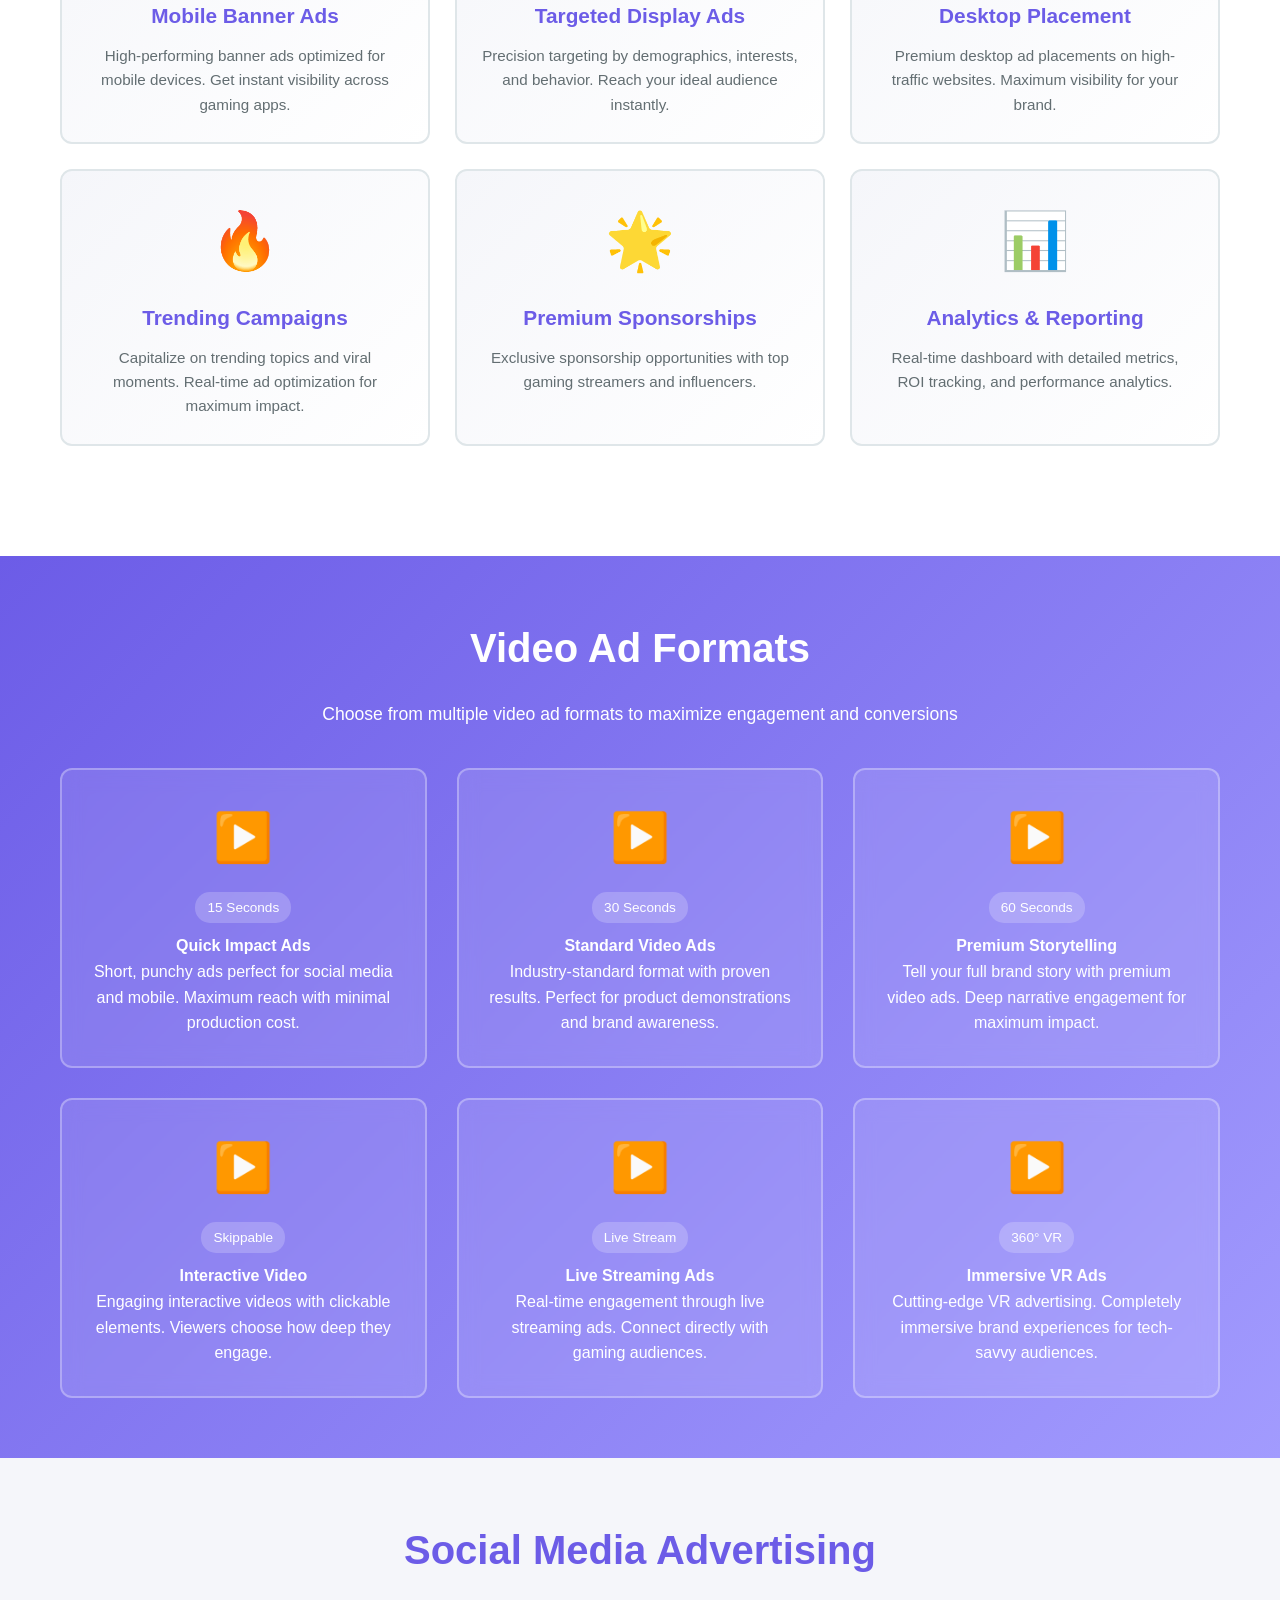
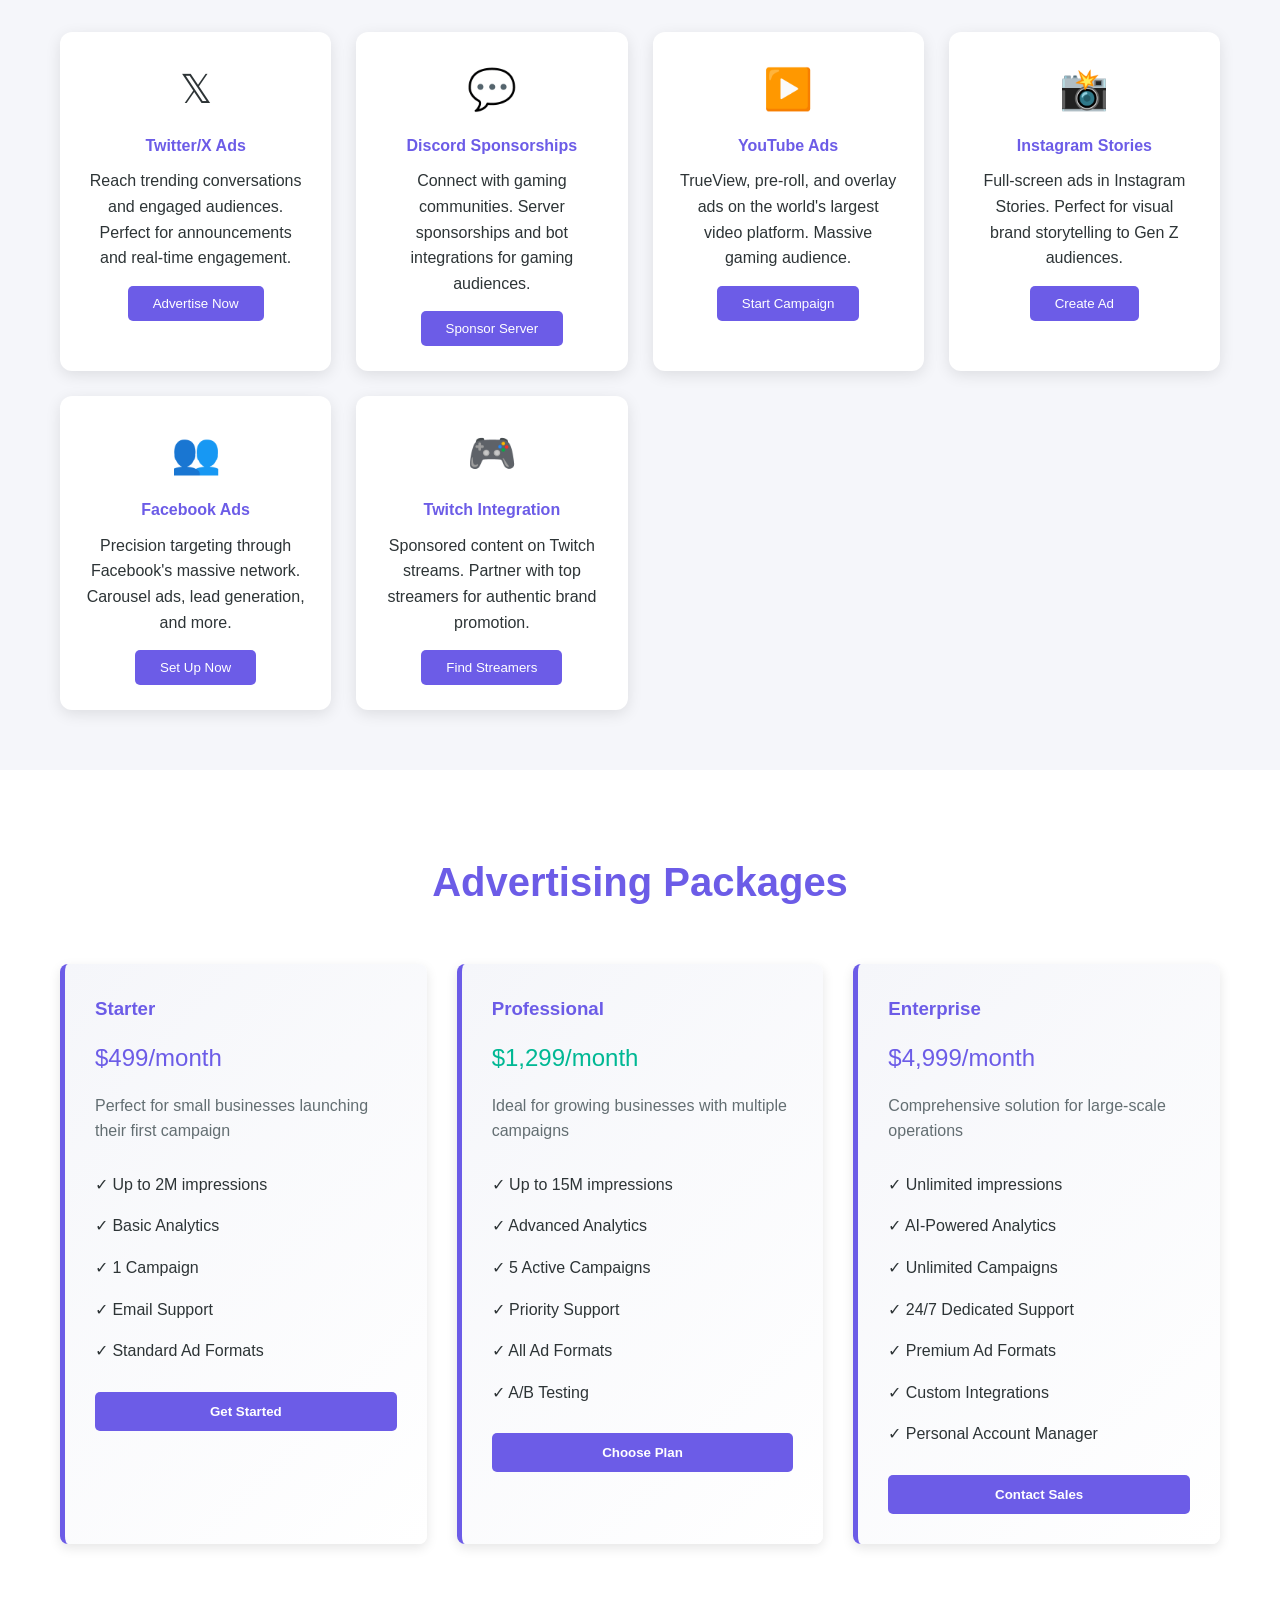
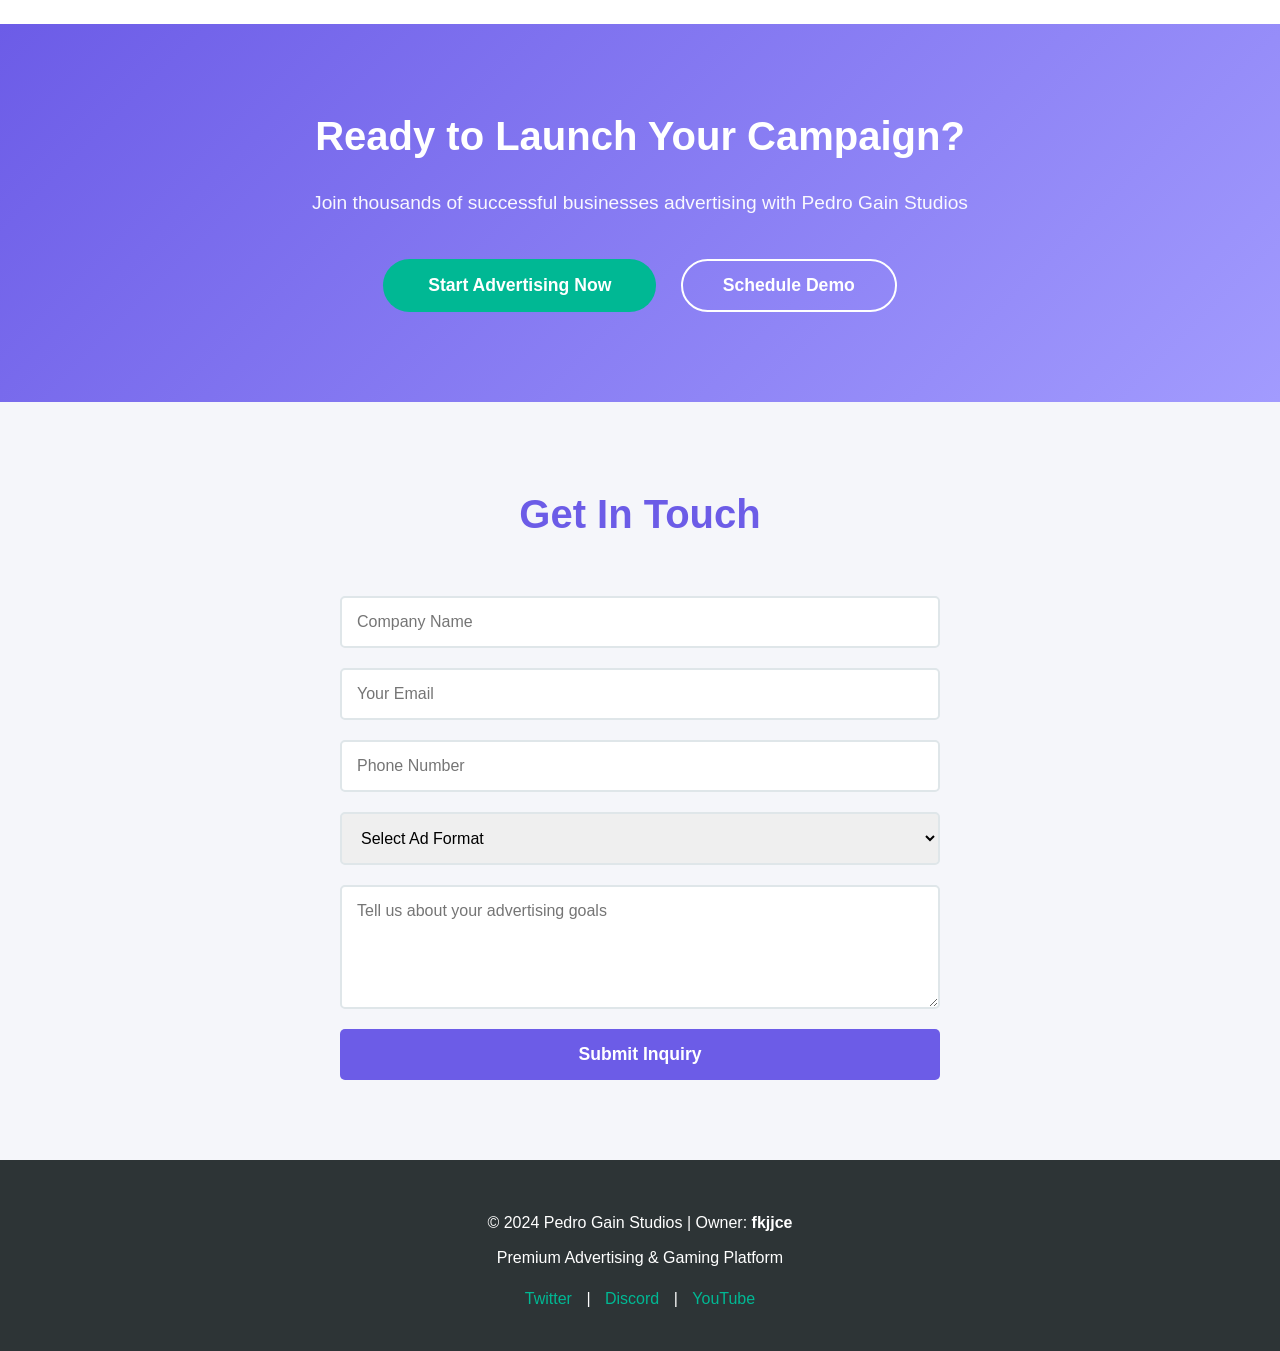
<file: ads/advertising-campaigns.html>
<!DOCTYPE html>
<html lang="en">
<head>
    <meta charset="UTF-8">
    <meta name="viewport" content="width=device-width, initial-scale=1.0">
    <title>Advertising Campaigns | Pedro Gain Studios</title>
    <link rel="stylesheet" href="../style.css">
    <style>
        .campaign-showcase {
            display: grid;
            grid-template-columns: repeat(auto-fit, minmax(350px, 1fr));
            gap: 40px;
            padding: 60px 20px;
            background: linear-gradient(135deg, #f5f6fa 0%, white 100%);
        }

        .campaign-banner {
            background: linear-gradient(135deg, var(--primary-color), var(--secondary-color));
            color: white;
            padding: 40px;
            border-radius: 15px;
            text-align: center;
            box-shadow: 0 8px 25px rgba(0, 0, 0, 0.15);
            transition: all 0.3s;
            position: relative;
            overflow: hidden;
        }

        .campaign-banner:hover {
            transform: translateY(-10px);
            box-shadow: 0 12px 35px rgba(0, 0, 0, 0.25);
        }

        .campaign-banner h3 {
            font-size: 1.8em;
            margin-bottom: 15px;
        }

        .campaign-banner p {
            font-size: 1em;
            line-height: 1.8;
            margin-bottom: 20px;
            opacity: 0.95;
        }

        .ad-badge {
            display: inline-block;
            background: rgba(255, 255, 255, 0.2);
            padding: 8px 16px;
            border-radius: 20px;
            font-size: 0.9em;
            margin-bottom: 15px;
            font-weight: 600;
        }

        .view-ad-btn {
            background: white;
            color: var(--primary-color);
            border: none;
            padding: 12px 30px;
            border-radius: 25px;
            font-weight: 600;
            cursor: pointer;
            transition: all 0.3s;
            font-size: 1em;
        }

        .view-ad-btn:hover {
            transform: scale(1.05);
            box-shadow: 0 4px 15px rgba(0, 0, 0, 0.2);
        }

        .ad-stats {
            display: flex;
            justify-content: space-around;
            margin-top: 20px;
            padding-top: 20px;
            border-top: 1px solid rgba(255, 255, 255, 0.3);
        }

        .stat {
            text-align: center;
        }

        .stat-number {
            font-size: 1.5em;
            font-weight: bold;
        }

        .stat-label {
            font-size: 0.85em;
            opacity: 0.9;
        }

        .featured-ads-section {
            padding: 60px 20px;
            background: white;
        }

        .ads-carousel {
            display: grid;
            grid-template-columns: repeat(auto-fit, minmax(280px, 1fr));
            gap: 25px;
            margin-bottom: 50px;
        }

        .ad-item {
            background: linear-gradient(135deg, #f5f6fa 0%, white 100%);
            border: 2px solid var(--border-color);
            border-radius: 12px;
            padding: 25px;
            text-align: center;
            transition: all 0.3s;
            cursor: pointer;
        }

        .ad-item:hover {
            border-color: var(--primary-color);
            transform: translateY(-8px);
            box-shadow: 0 10px 25px rgba(108, 92, 231, 0.2);
        }

        .ad-icon {
            font-size: 3.5em;
            margin-bottom: 15px;
            display: inline-block;
            transition: transform 0.3s;
        }

        .ad-item:hover .ad-icon {
            transform: scale(1.1) rotate(5deg);
        }

        .ad-item h4 {
            color: var(--primary-color);
            margin-bottom: 12px;
            font-size: 1.3em;
        }

        .ad-item p {
            color: var(--text-light);
            font-size: 0.95em;
            line-height: 1.6;
        }

        .video-ads-section {
            padding: 60px 20px;
            background: linear-gradient(135deg, var(--primary-color) 0%, var(--secondary-color) 100%);
            color: white;
        }

        .video-grid {
            display: grid;
            grid-template-columns: repeat(auto-fit, minmax(300px, 1fr));
            gap: 30px;
            margin-top: 40px;
        }

        .video-ad-card {
            background: rgba(255, 255, 255, 0.1);
            border: 2px solid rgba(255, 255, 255, 0.3);
            border-radius: 12px;
            padding: 30px;
            text-align: center;
            backdrop-filter: blur(10px);
            transition: all 0.3s;
        }

        .video-ad-card:hover {
            background: rgba(255, 255, 255, 0.2);
            border-color: white;
            transform: scale(1.05);
        }

        .play-icon {
            font-size: 3em;
            margin-bottom: 15px;
        }

        .duration-badge {
            display: inline-block;
            background: rgba(255, 255, 255, 0.2);
            padding: 5px 12px;
            border-radius: 15px;
            font-size: 0.85em;
            margin-bottom: 10px;
        }

        .social-ads-section {
            padding: 60px 20px;
            background: var(--light-bg);
        }

        .social-grid {
            display: grid;
            grid-template-columns: repeat(auto-fit, minmax(250px, 1fr));
            gap: 25px;
            margin-top: 40px;
        }

        .social-ad {
            background: white;
            border-radius: 12px;
            padding: 25px;
            box-shadow: 0 4px 15px rgba(0, 0, 0, 0.1);
            text-align: center;
            transition: all 0.3s;
        }

        .social-ad:hover {
            transform: translateY(-5px);
            box-shadow: 0 8px 25px rgba(0, 0, 0, 0.15);
        }

        .social-icon {
            font-size: 2.5em;
            margin-bottom: 12px;
        }

        .social-ad h4 {
            color: var(--primary-color);
            margin-bottom: 10px;
        }

        .cta-section {
            padding: 80px 20px;
            background: linear-gradient(135deg, var(--primary-color) 0%, var(--secondary-color) 100%);
            color: white;
            text-align: center;
        }

        .cta-section h2 {
            font-size: 2.5em;
            margin-bottom: 20px;
        }

        .cta-section p {
            font-size: 1.2em;
            margin-bottom: 30px;
            opacity: 0.95;
        }

        .primary-cta {
            background: var(--accent-color);
            color: white;
            border: none;
            padding: 16px 45px;
            font-size: 1.1em;
            border-radius: 50px;
            cursor: pointer;
            font-weight: 600;
            transition: all 0.3s;
            margin: 10px;
        }

        .primary-cta:hover {
            background: #27ae60;
            transform: translateY(-3px);
            box-shadow: 0 8px 20px rgba(0, 0, 0, 0.3);
        }

        .secondary-cta {
            background: transparent;
            color: white;
            border: 2px solid white;
            padding: 14px 40px;
            font-size: 1.1em;
            border-radius: 50px;
            cursor: pointer;
            font-weight: 600;
            transition: all 0.3s;
            margin: 10px;
        }

        .secondary-cta:hover {
            background: white;
            color: var(--primary-color);
        }
    </style>
</head>
<body>
    <nav class="navbar">
        <div class="container">
            <div class="logo">
                <h1>🎮 Pedro Gain Studios</h1>
                <p class="owner">Powered by fkjjce</p>
            </div>
            <ul class="nav-links">
                <li><a href="../index.html">Home</a></li>
                <li><a href="#campaigns">Campaigns</a></li>
                <li><a href="#pricing">Pricing</a></li>
                <li><a href="#contact">Contact</a></li>
            </ul>
        </div>
    </nav>

    <!-- Hero Section -->
    <section class="hero">
        <div class="hero-content">
            <h1>Premium Advertising Campaigns</h1>
            <p>Reach Millions of Players & Customers Worldwide</p>
            <p class="tagline">Trusted by Pedro Gain Studios | Owner: <strong>fkjjce</strong></p>
            <button class="cta-button">Browse Campaigns</button>
        </div>
    </section>

    <!-- Featured Campaign Banners -->
    <section id="campaigns" class="campaign-showcase">
        <div class="container" style="grid-column: 1/-1;">
            <h2 style="text-align: center; font-size: 2.5em; color: var(--primary-color); margin-bottom: 40px;">Featured Ad Campaigns</h2>
        </div>

        <div class="campaign-banner">
            <span class="ad-badge">🎮 GAMING ADS</span>
            <h3>Mobile Gaming Campaign</h3>
            <p>Target 10 million active gaming users with precision-targeted ads. Perfect for game launches and in-app promotions.</p>
            <div class="ad-stats">
                <div class="stat">
                    <div class="stat-number">10M+</div>
                    <div class="stat-label">Daily Players</div>
                </div>
                <div class="stat">
                    <div class="stat-number">8%</div>
                    <div class="stat-label">Conversion</div>
                </div>
                <div class="stat">
                    <div class="stat-number">$0.50</div>
                    <div class="stat-label">CPM Rate</div>
                </div>
            </div>
            <button class="view-ad-btn">View Campaign</button>
        </div>

        <div class="campaign-banner">
            <span class="ad-badge">🎬 VIDEO ADS</span>
            <h3>HD Video Advertising</h3>
            <p>Engaging 15-60 second video ads with HD quality. Maximum impact on desktops, mobile, and tablets worldwide.</p>
            <div class="ad-stats">
                <div class="stat">
                    <div class="stat-number">5M+</div>
                    <div class="stat-label">Monthly Views</div>
                </div>
                <div class="stat">
                    <div class="stat-number">6.5%</div>
                    <div class="stat-label">CTR Rate</div>
                </div>
                <div class="stat">
                    <div class="stat-number">$2.00</div>
                    <div class="stat-label">CPV Rate</div>
                </div>
            </div>
            <button class="view-ad-btn">View Campaign</button>
        </div>

        <div class="campaign-banner">
            <span class="ad-badge">💰 MONETIZATION</span>
            <h3>Premium Publisher Program</h3>
            <p>Join our elite publisher network and earn revenue from your audience. Get paid for every impression and click.</p>
            <div class="ad-stats">
                <div class="stat">
                    <div class="stat-number">75%</div>
                    <div class="stat-label">Revenue Share</div>
                </div>
                <div class="stat">
                    <div class="stat-number">24h</div>
                    <div class="stat-label">Payment</div>
                </div>
                <div class="stat">
                    <div class="stat-number">$100K+</div>
                    <div class="stat-label">Top Publisher</div>
                </div>
            </div>
            <button class="view-ad-btn">Join Now</button>
        </div>
    </section>

    <!-- Featured Ads Section -->
    <section class="featured-ads-section">
        <div class="container">
            <h2 style="text-align: center; font-size: 2.5em; color: var(--primary-color); margin-bottom: 50px;">Our Ad Solutions</h2>
            <div class="ads-carousel">
                <div class="ad-item">
                    <div class="ad-icon">📱</div>
                    <h4>Mobile Banner Ads</h4>
                    <p>High-performing banner ads optimized for mobile devices. Get instant visibility across gaming apps.</p>
                </div>
                <div class="ad-item">
                    <div class="ad-icon">🎯</div>
                    <h4>Targeted Display Ads</h4>
                    <p>Precision targeting by demographics, interests, and behavior. Reach your ideal audience instantly.</p>
                </div>
                <div class="ad-item">
                    <div class="ad-icon">💻</div>
                    <h4>Desktop Placement</h4>
                    <p>Premium desktop ad placements on high-traffic websites. Maximum visibility for your brand.</p>
                </div>
                <div class="ad-item">
                    <div class="ad-icon">🔥</div>
                    <h4>Trending Campaigns</h4>
                    <p>Capitalize on trending topics and viral moments. Real-time ad optimization for maximum impact.</p>
                </div>
                <div class="ad-item">
                    <div class="ad-icon">🌟</div>
                    <h4>Premium Sponsorships</h4>
                    <p>Exclusive sponsorship opportunities with top gaming streamers and influencers.</p>
                </div>
                <div class="ad-item">
                    <div class="ad-icon">📊</div>
                    <h4>Analytics & Reporting</h4>
                    <p>Real-time dashboard with detailed metrics, ROI tracking, and performance analytics.</p>
                </div>
            </div>
        </div>
    </section>

    <!-- Video Ads Section -->
    <section class="video-ads-section">
        <div class="container">
            <h2 style="text-align: center; font-size: 2.5em; margin-bottom: 20px;">Video Ad Formats</h2>
            <p style="text-align: center; font-size: 1.1em; margin-bottom: 40px;">Choose from multiple video ad formats to maximize engagement and conversions</p>
            <div class="video-grid">
                <div class="video-ad-card">
                    <div class="play-icon">▶️</div>
                    <div class="duration-badge">15 Seconds</div>
                    <h4>Quick Impact Ads</h4>
                    <p>Short, punchy ads perfect for social media and mobile. Maximum reach with minimal production cost.</p>
                </div>
                <div class="video-ad-card">
                    <div class="play-icon">▶️</div>
                    <div class="duration-badge">30 Seconds</div>
                    <h4>Standard Video Ads</h4>
                    <p>Industry-standard format with proven results. Perfect for product demonstrations and brand awareness.</p>
                </div>
                <div class="video-ad-card">
                    <div class="play-icon">▶️</div>
                    <div class="duration-badge">60 Seconds</div>
                    <h4>Premium Storytelling</h4>
                    <p>Tell your full brand story with premium video ads. Deep narrative engagement for maximum impact.</p>
                </div>
                <div class="video-ad-card">
                    <div class="play-icon">▶️</div>
                    <div class="duration-badge">Skippable</div>
                    <h4>Interactive Video</h4>
                    <p>Engaging interactive videos with clickable elements. Viewers choose how deep they engage.</p>
                </div>
                <div class="video-ad-card">
                    <div class="play-icon">▶️</div>
                    <div class="duration-badge">Live Stream</div>
                    <h4>Live Streaming Ads</h4>
                    <p>Real-time engagement through live streaming ads. Connect directly with gaming audiences.</p>
                </div>
                <div class="video-ad-card">
                    <div class="play-icon">▶️</div>
                    <div class="duration-badge">360° VR</div>
                    <h4>Immersive VR Ads</h4>
                    <p>Cutting-edge VR advertising. Completely immersive brand experiences for tech-savvy audiences.</p>
                </div>
            </div>
        </div>
    </section>

    <!-- Social Media Ads Section -->
    <section class="social-ads-section">
        <div class="container">
            <h2 style="text-align: center; font-size: 2.5em; color: var(--primary-color); margin-bottom: 50px;">Social Media Advertising</h2>
            <div class="social-grid">
                <div class="social-ad">
                    <div class="social-icon">𝕏</div>
                    <h4>Twitter/X Ads</h4>
                    <p>Reach trending conversations and engaged audiences. Perfect for announcements and real-time engagement.</p>
                    <button class="ad-button" style="margin-top: 15px;">Advertise Now</button>
                </div>
                <div class="social-ad">
                    <div class="social-icon">💬</div>
                    <h4>Discord Sponsorships</h4>
                    <p>Connect with gaming communities. Server sponsorships and bot integrations for gaming audiences.</p>
                    <button class="ad-button" style="margin-top: 15px;">Sponsor Server</button>
                </div>
                <div class="social-ad">
                    <div class="social-icon">▶️</div>
                    <h4>YouTube Ads</h4>
                    <p>TrueView, pre-roll, and overlay ads on the world's largest video platform. Massive gaming audience.</p>
                    <button class="ad-button" style="margin-top: 15px;">Start Campaign</button>
                </div>
                <div class="social-ad">
                    <div class="social-icon">📸</div>
                    <h4>Instagram Stories</h4>
                    <p>Full-screen ads in Instagram Stories. Perfect for visual brand storytelling to Gen Z audiences.</p>
                    <button class="ad-button" style="margin-top: 15px;">Create Ad</button>
                </div>
                <div class="social-ad">
                    <div class="social-icon">👥</div>
                    <h4>Facebook Ads</h4>
                    <p>Precision targeting through Facebook's massive network. Carousel ads, lead generation, and more.</p>
                    <button class="ad-button" style="margin-top: 15px;">Set Up Now</button>
                </div>
                <div class="social-ad">
                    <div class="social-icon">🎮</div>
                    <h4>Twitch Integration</h4>
                    <p>Sponsored content on Twitch streams. Partner with top streamers for authentic brand promotion.</p>
                    <button class="ad-button" style="margin-top: 15px;">Find Streamers</button>
                </div>
            </div>
        </div>
    </section>

    <!-- Pricing Section -->
    <section id="pricing" class="websites-section">
        <div class="container">
            <h2>Advertising Packages</h2>
            <div class="websites-grid">
                <div class="website-card">
                    <h3>Starter</h3>
                    <p style="font-size: 1.5em; color: var(--primary-color); margin: 15px 0;">$499/month</p>
                    <p>Perfect for small businesses launching their first campaign</p>
                    <ul>
                        <li>✓ Up to 2M impressions</li>
                        <li>✓ Basic Analytics</li>
                        <li>✓ 1 Campaign</li>
                        <li>✓ Email Support</li>
                        <li>✓ Standard Ad Formats</li>
                    </ul>
                    <button class="website-button">Get Started</button>
                </div>
                <div class="website-card">
                    <h3>Professional</h3>
                    <p style="font-size: 1.5em; color: var(--accent-color); margin: 15px 0;">$1,299/month</p>
                    <p>Ideal for growing businesses with multiple campaigns</p>
                    <ul>
                        <li>✓ Up to 15M impressions</li>
                        <li>✓ Advanced Analytics</li>
                        <li>✓ 5 Active Campaigns</li>
                        <li>✓ Priority Support</li>
                        <li>✓ All Ad Formats</li>
                        <li>✓ A/B Testing</li>
                    </ul>
                    <button class="website-button">Choose Plan</button>
                </div>
                <div class="website-card">
                    <h3>Enterprise</h3>
                    <p style="font-size: 1.5em; color: var(--primary-color); margin: 15px 0;">$4,999/month</p>
                    <p>Comprehensive solution for large-scale operations</p>
                    <ul>
                        <li>✓ Unlimited impressions</li>
                        <li>✓ AI-Powered Analytics</li>
                        <li>✓ Unlimited Campaigns</li>
                        <li>✓ 24/7 Dedicated Support</li>
                        <li>✓ Premium Ad Formats</li>
                        <li>✓ Custom Integrations</li>
                        <li>✓ Personal Account Manager</li>
                    </ul>
                    <button class="website-button">Contact Sales</button>
                </div>
            </div>
        </div>
    </section>

    <!-- CTA Section -->
    <section class="cta-section">
        <div class="container">
            <h2>Ready to Launch Your Campaign?</h2>
            <p>Join thousands of successful businesses advertising with Pedro Gain Studios</p>
            <button class="primary-cta">Start Advertising Now</button>
            <button class="secondary-cta">Schedule Demo</button>
        </div>
    </section>

    <!-- Contact Section -->
    <section id="contact" class="contact-section">
        <div class="container">
            <h2>Get In Touch</h2>
            <form class="contact-form">
                <input type="text" placeholder="Company Name" required>
                <input type="email" placeholder="Your Email" required>
                <input type="tel" placeholder="Phone Number" required>
                <select required>
                    <option value="">Select Ad Format</option>
                    <option value="mobile">Mobile Gaming Ads</option>
                    <option value="video">Video Campaigns</option>
                    <option value="social">Social Media Ads</option>
                    <option value="display">Display Ads</option>
                    <option value="sponsorship">Sponsorships</option>
                </select>
                <textarea placeholder="Tell us about your advertising goals" rows="5" required></textarea>
                <button type="submit" class="submit-button">Submit Inquiry</button>
            </form>
        </div>
    </section>

    <!-- Footer -->
    <footer class="footer">
        <div class="container">
            <p>&copy; 2024 Pedro Gain Studios | Owner: <strong>fkjjce</strong></p>
            <p>Premium Advertising & Gaming Platform</p>
            <div class="social-links">
                <a href="#">Twitter</a> | 
                <a href="#">Discord</a> | 
                <a href="#">YouTube</a>
            </div>
        </div>
    </footer>

    <script src="../script.js"></script>
</body>
</html>
</file>
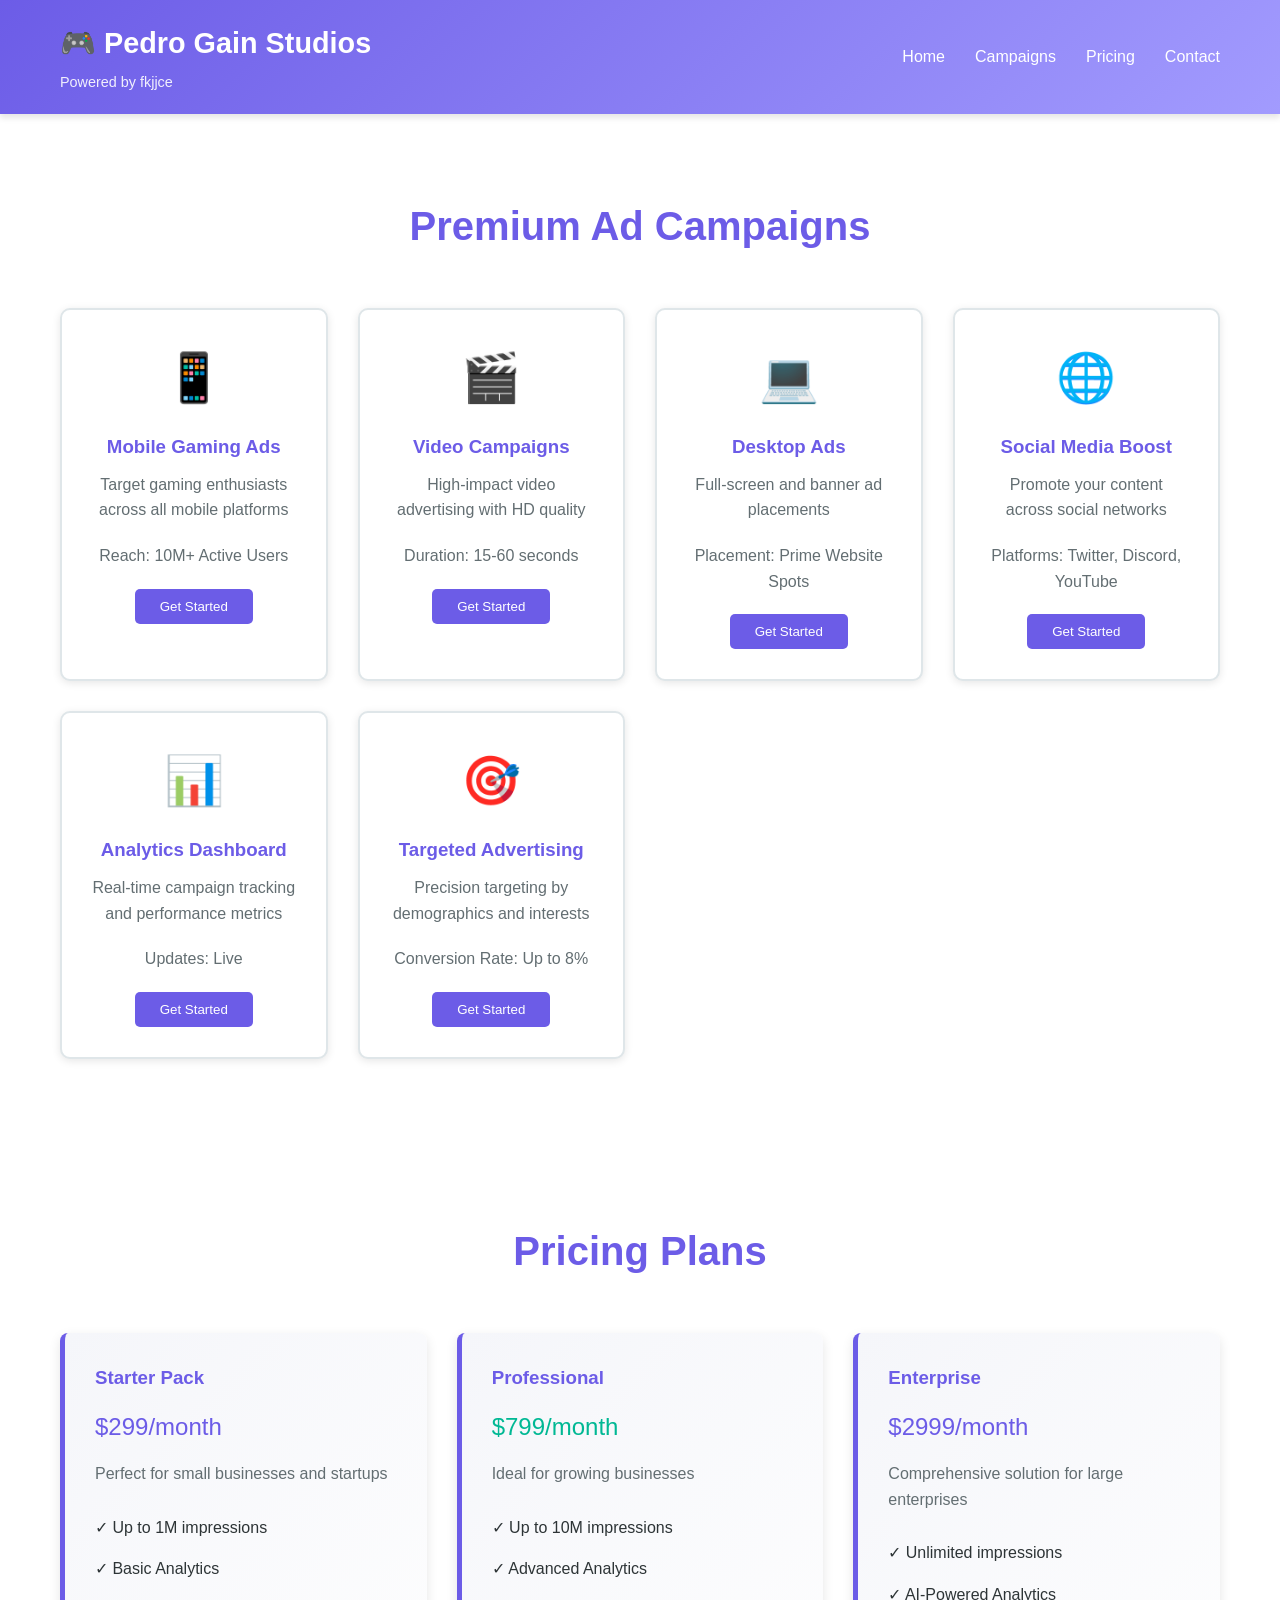
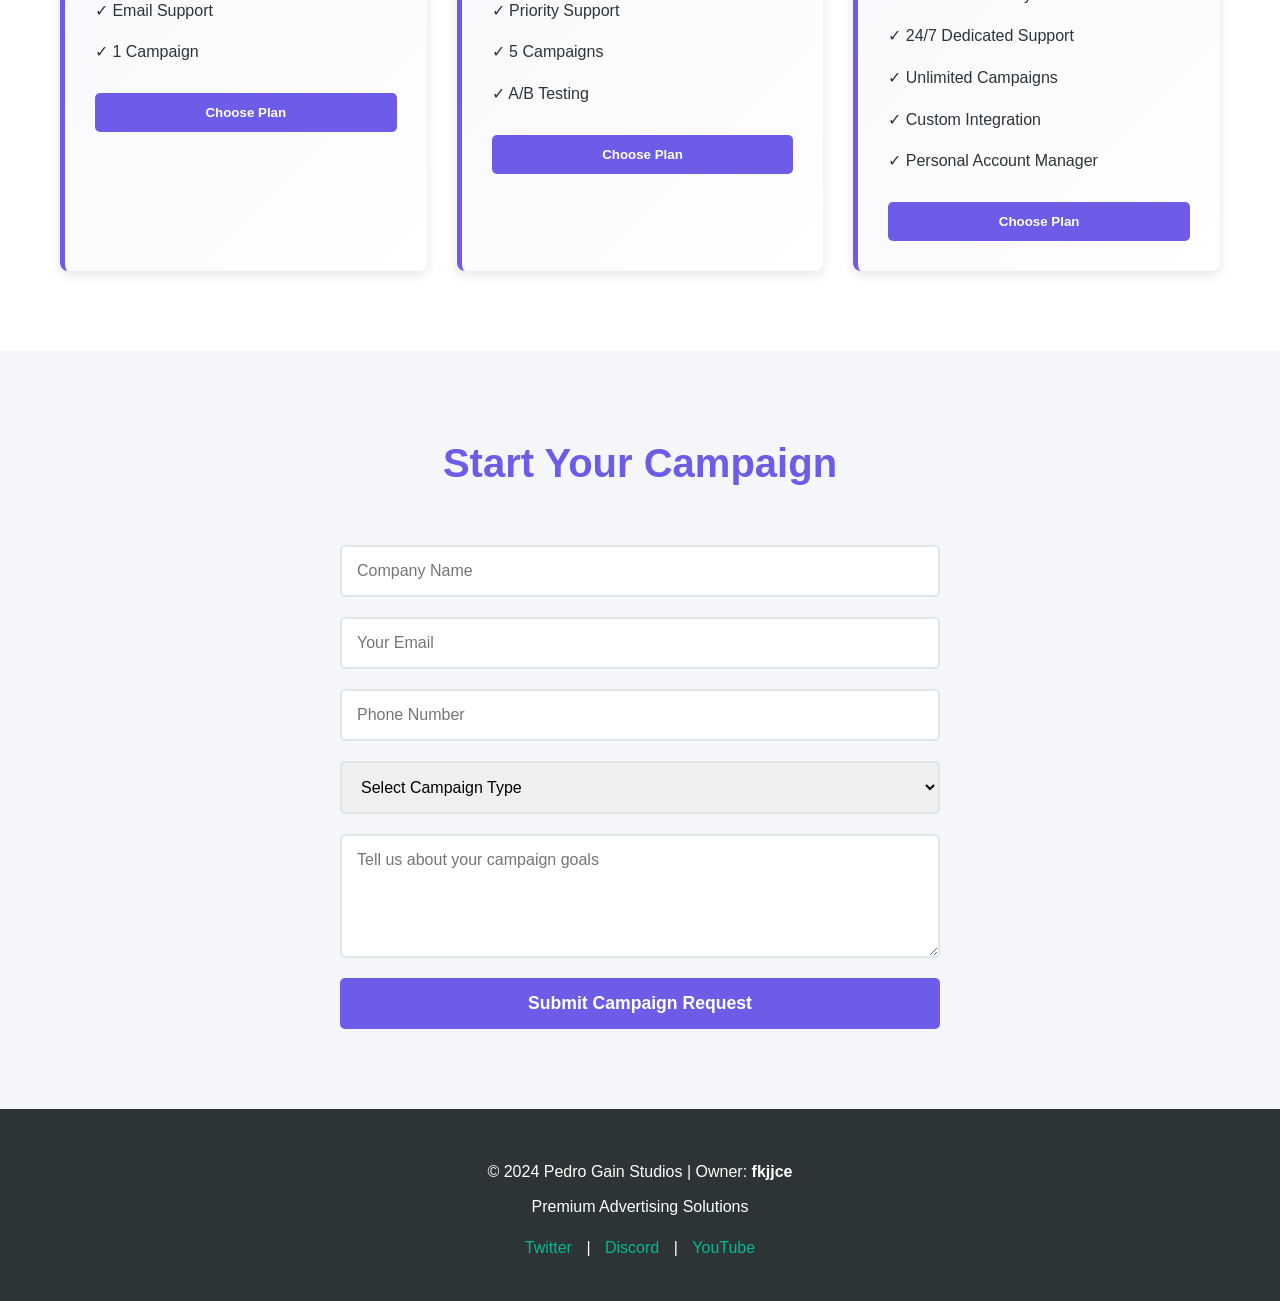
<file: ads/premium-campaigns.html>
<!DOCTYPE html>
<html lang="en">
<head>
    <meta charset="UTF-8">
    <meta name="viewport" content="width=device-width, initial-scale=1.0">
    <title>Premium Ad Campaigns | Pedro Gain Studios</title>
    <link rel="stylesheet" href="../style.css">
</head>
<body>
    <nav class="navbar">
        <div class="container">
            <div class="logo">
                <h1>🎮 Pedro Gain Studios</h1>
                <p class="owner">Powered by fkjjce</p>
            </div>
            <ul class="nav-links">
                <li><a href="../index.html">Home</a></li>
                <li><a href="#campaigns">Campaigns</a></li>
                <li><a href="#pricing">Pricing</a></li>
                <li><a href="#contact">Contact</a></li>
            </ul>
        </div>
    </nav>

    <section id="campaigns" class="ads-section">
        <div class="container">
            <h2>Premium Ad Campaigns</h2>
            <div class="ads-grid">
                <div class="ad-card">
                    <div class="ad-banner">📱</div>
                    <h3>Mobile Gaming Ads</h3>
                    <p>Target gaming enthusiasts across all mobile platforms</p>
                    <p>Reach: 10M+ Active Users</p>
                    <button class="ad-button">Get Started</button>
                </div>
                <div class="ad-card">
                    <div class="ad-banner">🎬</div>
                    <h3>Video Campaigns</h3>
                    <p>High-impact video advertising with HD quality</p>
                    <p>Duration: 15-60 seconds</p>
                    <button class="ad-button">Get Started</button>
                </div>
                <div class="ad-card">
                    <div class="ad-banner">💻</div>
                    <h3>Desktop Ads</h3>
                    <p>Full-screen and banner ad placements</p>
                    <p>Placement: Prime Website Spots</p>
                    <button class="ad-button">Get Started</button>
                </div>
                <div class="ad-card">
                    <div class="ad-banner">🌐</div>
                    <h3>Social Media Boost</h3>
                    <p>Promote your content across social networks</p>
                    <p>Platforms: Twitter, Discord, YouTube</p>
                    <button class="ad-button">Get Started</button>
                </div>
                <div class="ad-card">
                    <div class="ad-banner">📊</div>
                    <h3>Analytics Dashboard</h3>
                    <p>Real-time campaign tracking and performance metrics</p>
                    <p>Updates: Live</p>
                    <button class="ad-button">Get Started</button>
                </div>
                <div class="ad-card">
                    <div class="ad-banner">🎯</div>
                    <h3>Targeted Advertising</h3>
                    <p>Precision targeting by demographics and interests</p>
                    <p>Conversion Rate: Up to 8%</p>
                    <button class="ad-button">Get Started</button>
                </div>
            </div>
        </div>
    </section>

    <section id="pricing" class="websites-section">
        <div class="container">
            <h2>Pricing Plans</h2>
            <div class="websites-grid">
                <div class="website-card">
                    <h3>Starter Pack</h3>
                    <p style="font-size: 1.5em; color: var(--primary-color); margin: 15px 0;">$299/month</p>
                    <p>Perfect for small businesses and startups</p>
                    <ul>
                        <li>✓ Up to 1M impressions</li>
                        <li>✓ Basic Analytics</li>
                        <li>✓ Email Support</li>
                        <li>✓ 1 Campaign</li>
                    </ul>
                    <button class="website-button">Choose Plan</button>
                </div>
                <div class="website-card">
                    <h3>Professional</h3>
                    <p style="font-size: 1.5em; color: var(--accent-color); margin: 15px 0;">$799/month</p>
                    <p>Ideal for growing businesses</p>
                    <ul>
                        <li>✓ Up to 10M impressions</li>
                        <li>✓ Advanced Analytics</li>
                        <li>✓ Priority Support</li>
                        <li>✓ 5 Campaigns</li>
                        <li>✓ A/B Testing</li>
                    </ul>
                    <button class="website-button">Choose Plan</button>
                </div>
                <div class="website-card">
                    <h3>Enterprise</h3>
                    <p style="font-size: 1.5em; color: var(--primary-color); margin: 15px 0;">$2999/month</p>
                    <p>Comprehensive solution for large enterprises</p>
                    <ul>
                        <li>✓ Unlimited impressions</li>
                        <li>✓ AI-Powered Analytics</li>
                        <li>✓ 24/7 Dedicated Support</li>
                        <li>✓ Unlimited Campaigns</li>
                        <li>✓ Custom Integration</li>
                        <li>✓ Personal Account Manager</li>
                    </ul>
                    <button class="website-button">Choose Plan</button>
                </div>
            </div>
        </div>
    </section>

    <section id="contact" class="contact-section">
        <div class="container">
            <h2>Start Your Campaign</h2>
            <form class="contact-form">
                <input type="text" placeholder="Company Name" required>
                <input type="email" placeholder="Your Email" required>
                <input type="tel" placeholder="Phone Number" required>
                <select required>
                    <option value="">Select Campaign Type</option>
                    <option value="mobile">Mobile Gaming Ads</option>
                    <option value="video">Video Campaigns</option>
                    <option value="desktop">Desktop Ads</option>
                    <option value="social">Social Media Boost</option>
                </select>
                <textarea placeholder="Tell us about your campaign goals" rows="5" required></textarea>
                <button type="submit" class="submit-button">Submit Campaign Request</button>
            </form>
        </div>
    </section>

    <footer class="footer">
        <div class="container">
            <p>&copy; 2024 Pedro Gain Studios | Owner: <strong>fkjjce</strong></p>
            <p>Premium Advertising Solutions</p>
            <div class="social-links">
                <a href="#">Twitter</a> | 
                <a href="#">Discord</a> | 
                <a href="#">YouTube</a>
            </div>
        </div>
    </footer>

    <script src="../script.js"></script>
</body>
</html>
</file>
<file: style.css>
* {
    margin: 0;
    padding: 0;
    box-sizing: border-box;
}

:root {
    --primary-color: #6c5ce7;
    --secondary-color: #a29bfe;
    --accent-color: #00b894;
    --dark-bg: #2d3436;
    --light-bg: #f5f6fa;
    --text-dark: #2d3436;
    --text-light: #636e72;
    --border-color: #dfe6e9;
}

body {
    font-family: 'Segoe UI', Tahoma, Geneva, Verdana, sans-serif;
    line-height: 1.6;
    color: var(--text-dark);
    background-color: var(--light-bg);
}

.container {
    max-width: 1200px;
    margin: 0 auto;
    padding: 0 20px;
}

/* Navigation Bar */
.navbar {
    background: linear-gradient(135deg, var(--primary-color) 0%, var(--secondary-color) 100%);
    color: white;
    padding: 20px 0;
    position: sticky;
    top: 0;
    z-index: 100;
    box-shadow: 0 4px 6px rgba(0, 0, 0, 0.1);
}

.navbar .container {
    display: flex;
    justify-content: space-between;
    align-items: center;
}

.logo h1 {
    font-size: 1.8em;
    margin-bottom: 5px;
}

.logo p {
    font-size: 0.9em;
    opacity: 0.9;
}

.nav-links {
    list-style: none;
    display: flex;
    gap: 30px;
}

.nav-links a {
    color: white;
    text-decoration: none;
    font-weight: 500;
    transition: opacity 0.3s;
}

.nav-links a:hover {
    opacity: 0.8;
}

/* Hero Section */
.hero {
    background: linear-gradient(135deg, var(--primary-color) 0%, var(--secondary-color) 100%);
    color: white;
    padding: 100px 20px;
    text-align: center;
}

.hero-content h1 {
    font-size: 3em;
    margin-bottom: 20px;
    text-shadow: 2px 2px 4px rgba(0, 0, 0, 0.2);
}

.hero-content p {
    font-size: 1.3em;
    margin-bottom: 15px;
    opacity: 0.95;
}

.tagline {
    font-size: 1.1em;
    margin-bottom: 30px;
}

.cta-button {
    background-color: var(--accent-color);
    color: white;
    border: none;
    padding: 15px 40px;
    font-size: 1.1em;
    border-radius: 50px;
    cursor: pointer;
    transition: all 0.3s;
    box-shadow: 0 4px 15px rgba(0, 0, 0, 0.2);
}

.cta-button:hover {
    background-color: #27ae60;
    transform: translateY(-3px);
    box-shadow: 0 6px 20px rgba(0, 0, 0, 0.3);
}

/* Ads Section */
.ads-section {
    padding: 80px 20px;
    background-color: white;
}

.ads-section h2 {
    text-align: center;
    font-size: 2.5em;
    margin-bottom: 50px;
    color: var(--primary-color);
}

.ads-grid {
    display: grid;
    grid-template-columns: repeat(auto-fit, minmax(250px, 1fr));
    gap: 30px;
}

.ad-card {
    background: white;
    border: 2px solid var(--border-color);
    border-radius: 10px;
    padding: 30px;
    text-align: center;
    transition: all 0.3s;
    box-shadow: 0 2px 8px rgba(0, 0, 0, 0.1);
}

.ad-card:hover {
    transform: translateY(-10px);
    box-shadow: 0 8px 20px rgba(0, 0, 0, 0.15);
    border-color: var(--primary-color);
}

.ad-banner {
    font-size: 3em;
    margin-bottom: 15px;
}

.ad-card h3 {
    color: var(--primary-color);
    margin-bottom: 10px;
}

.ad-card p {
    color: var(--text-light);
    margin-bottom: 20px;
}

.ad-button {
    background-color: var(--primary-color);
    color: white;
    border: none;
    padding: 10px 25px;
    border-radius: 5px;
    cursor: pointer;
    transition: all 0.3s;
}

.ad-button:hover {
    background-color: var(--secondary-color);
}

/* Games Section */
.games-section {
    padding: 80px 20px;
    background-color: var(--light-bg);
}

.games-section h2 {
    text-align: center;
    font-size: 2.5em;
    margin-bottom: 50px;
    color: var(--primary-color);
}

.games-grid {
    display: grid;
    grid-template-columns: repeat(auto-fit, minmax(280px, 1fr));
    gap: 30px;
}

.game-card {
    background: white;
    border-radius: 10px;
    overflow: hidden;
    box-shadow: 0 4px 12px rgba(0, 0, 0, 0.1);
    transition: all 0.3s;
}

.game-card:hover {
    transform: scale(1.05);
    box-shadow: 0 8px 20px rgba(0, 0, 0, 0.2);
}

.game-image {
    background: linear-gradient(135deg, var(--primary-color), var(--secondary-color));
    color: white;
    height: 200px;
    display: flex;
    align-items: center;
    justify-content: center;
    font-size: 4em;
}

.game-card h3 {
    padding: 20px 20px 10px;
    color: var(--primary-color);
}

.game-card p {
    padding: 0 20px;
    color: var(--text-light);
}

.rating {
    padding: 10px 20px;
    color: var(--text-dark);
    font-weight: 500;
}

.play-button {
    width: calc(100% - 40px);
    margin: 10px 20px 20px;
    background-color: var(--accent-color);
    color: white;
    border: none;
    padding: 12px;
    border-radius: 5px;
    cursor: pointer;
    font-weight: 600;
    transition: all 0.3s;
}

.play-button:hover {
    background-color: #27ae60;
}

/* Websites Section */
.websites-section {
    padding: 80px 20px;
    background-color: white;
}

.websites-section h2 {
    text-align: center;
    font-size: 2.5em;
    margin-bottom: 50px;
    color: var(--primary-color);
}

.websites-grid {
    display: grid;
    grid-template-columns: repeat(auto-fit, minmax(300px, 1fr));
    gap: 30px;
}

.website-card {
    background: linear-gradient(135deg, #f5f6fa 0%, white 100%);
    border-left: 5px solid var(--primary-color);
    border-radius: 8px;
    padding: 30px;
    box-shadow: 0 4px 12px rgba(0, 0, 0, 0.1);
    transition: all 0.3s;
}

.website-card:hover {
    transform: translateY(-5px);
    box-shadow: 0 8px 20px rgba(0, 0, 0, 0.15);
}

.website-card h3 {
    color: var(--primary-color);
    margin-bottom: 10px;
}

.website-card p {
    color: var(--text-light);
    margin-bottom: 20px;
}

.website-card ul {
    list-style: none;
    margin-bottom: 20px;
}

.website-card li {
    padding: 8px 0;
    color: var(--text-dark);
}

.website-button {
    width: 100%;
    background-color: var(--primary-color);
    color: white;
    border: none;
    padding: 12px;
    border-radius: 5px;
    cursor: pointer;
    font-weight: 600;
    transition: all 0.3s;
}

.website-button:hover {
    background-color: var(--secondary-color);
}

/* About Section */
.about-section {
    padding: 80px 20px;
    background: linear-gradient(135deg, var(--primary-color) 0%, var(--secondary-color) 100%);
    color: white;
}

.about-section h2 {
    text-align: center;
    font-size: 2.5em;
    margin-bottom: 40px;
}

.about-content {
    max-width: 800px;
    margin: 0 auto;
}

.about-text p {
    font-size: 1.1em;
    margin-bottom: 20px;
}

.about-text ul {
    list-style: none;
    margin-top: 20px;
}

.about-text li {
    padding: 10px 0;
    font-size: 1.1em;
}

/* Contact Section */
.contact-section {
    padding: 80px 20px;
    background-color: var(--light-bg);
}

.contact-section h2 {
    text-align: center;
    font-size: 2.5em;
    margin-bottom: 50px;
    color: var(--primary-color);
}

.contact-form {
    max-width: 600px;
    margin: 0 auto;
    display: flex;
    flex-direction: column;
    gap: 20px;
}

.contact-form input,
.contact-form select,
.contact-form textarea {
    padding: 15px;
    border: 2px solid var(--border-color);
    border-radius: 5px;
    font-size: 1em;
    font-family: inherit;
    transition: border-color 0.3s;
}

.contact-form input:focus,
.contact-form select:focus,
.contact-form textarea:focus {
    outline: none;
    border-color: var(--primary-color);
    box-shadow: 0 0 5px rgba(108, 92, 231, 0.3);
}

.submit-button {
    background-color: var(--primary-color);
    color: white;
    border: none;
    padding: 15px;
    border-radius: 5px;
    font-size: 1.1em;
    font-weight: 600;
    cursor: pointer;
    transition: all 0.3s;
}

.submit-button:hover {
    background-color: var(--secondary-color);
    transform: translateY(-2px);
}

/* Footer */
.footer {
    background: var(--dark-bg);
    color: white;
    padding: 40px 20px;
    text-align: center;
}

.footer p {
    margin: 10px 0;
}

.social-links {
    margin-top: 15px;
}

.social-links a {
    color: var(--accent-color);
    text-decoration: none;
    margin: 0 10px;
    transition: color 0.3s;
}

.social-links a:hover {
    color: white;
}

/* Responsive Design */
@media (max-width: 768px) {
    .navbar .container {
        flex-direction: column;
        gap: 15px;
    }

    .nav-links {
        gap: 15px;
        font-size: 0.9em;
    }

    .hero-content h1 {
        font-size: 2em;
    }

    .hero-content p {
        font-size: 1em;
    }

    .ads-section h2,
    .games-section h2,
    .websites-section h2,
    .about-section h2,
    .contact-section h2 {
        font-size: 1.8em;
    }

    .ads-grid,
    .games-grid,
    .websites-grid {
        grid-template-columns: 1fr;
    }
}
</file>
